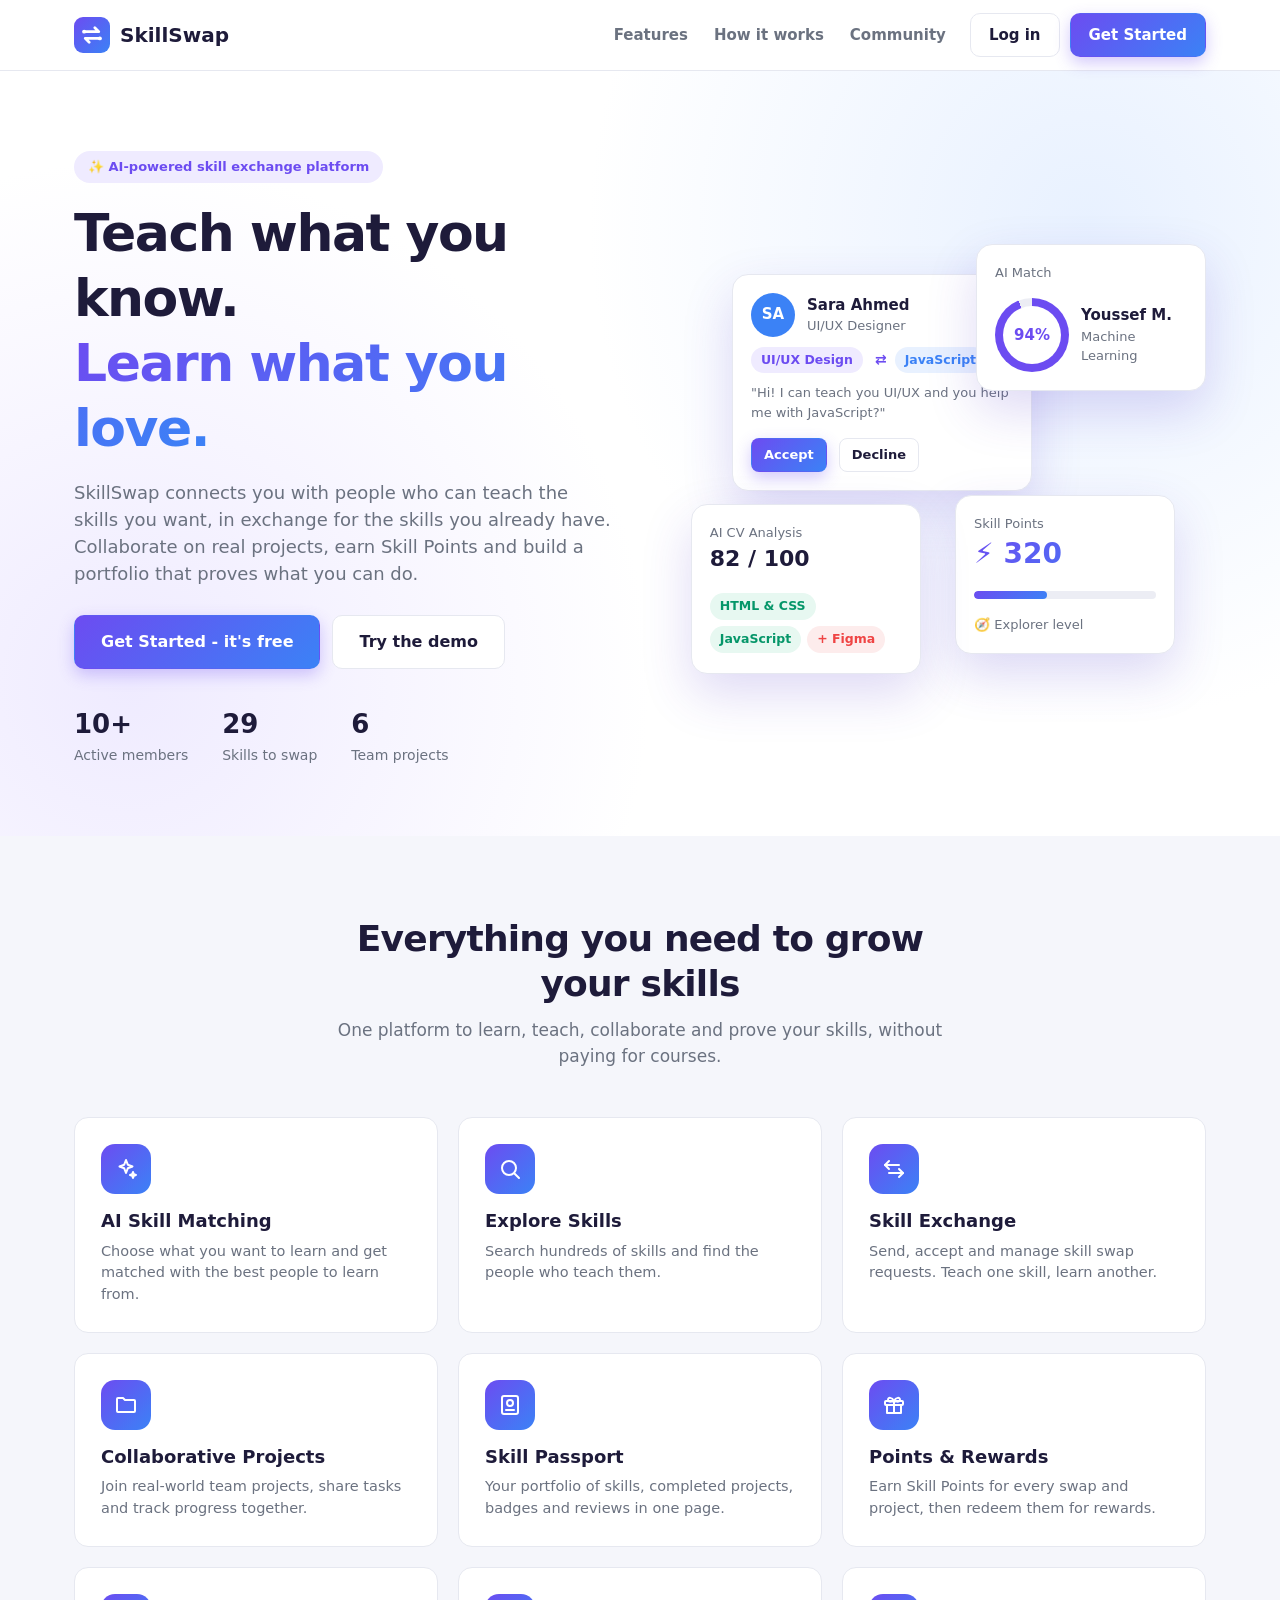
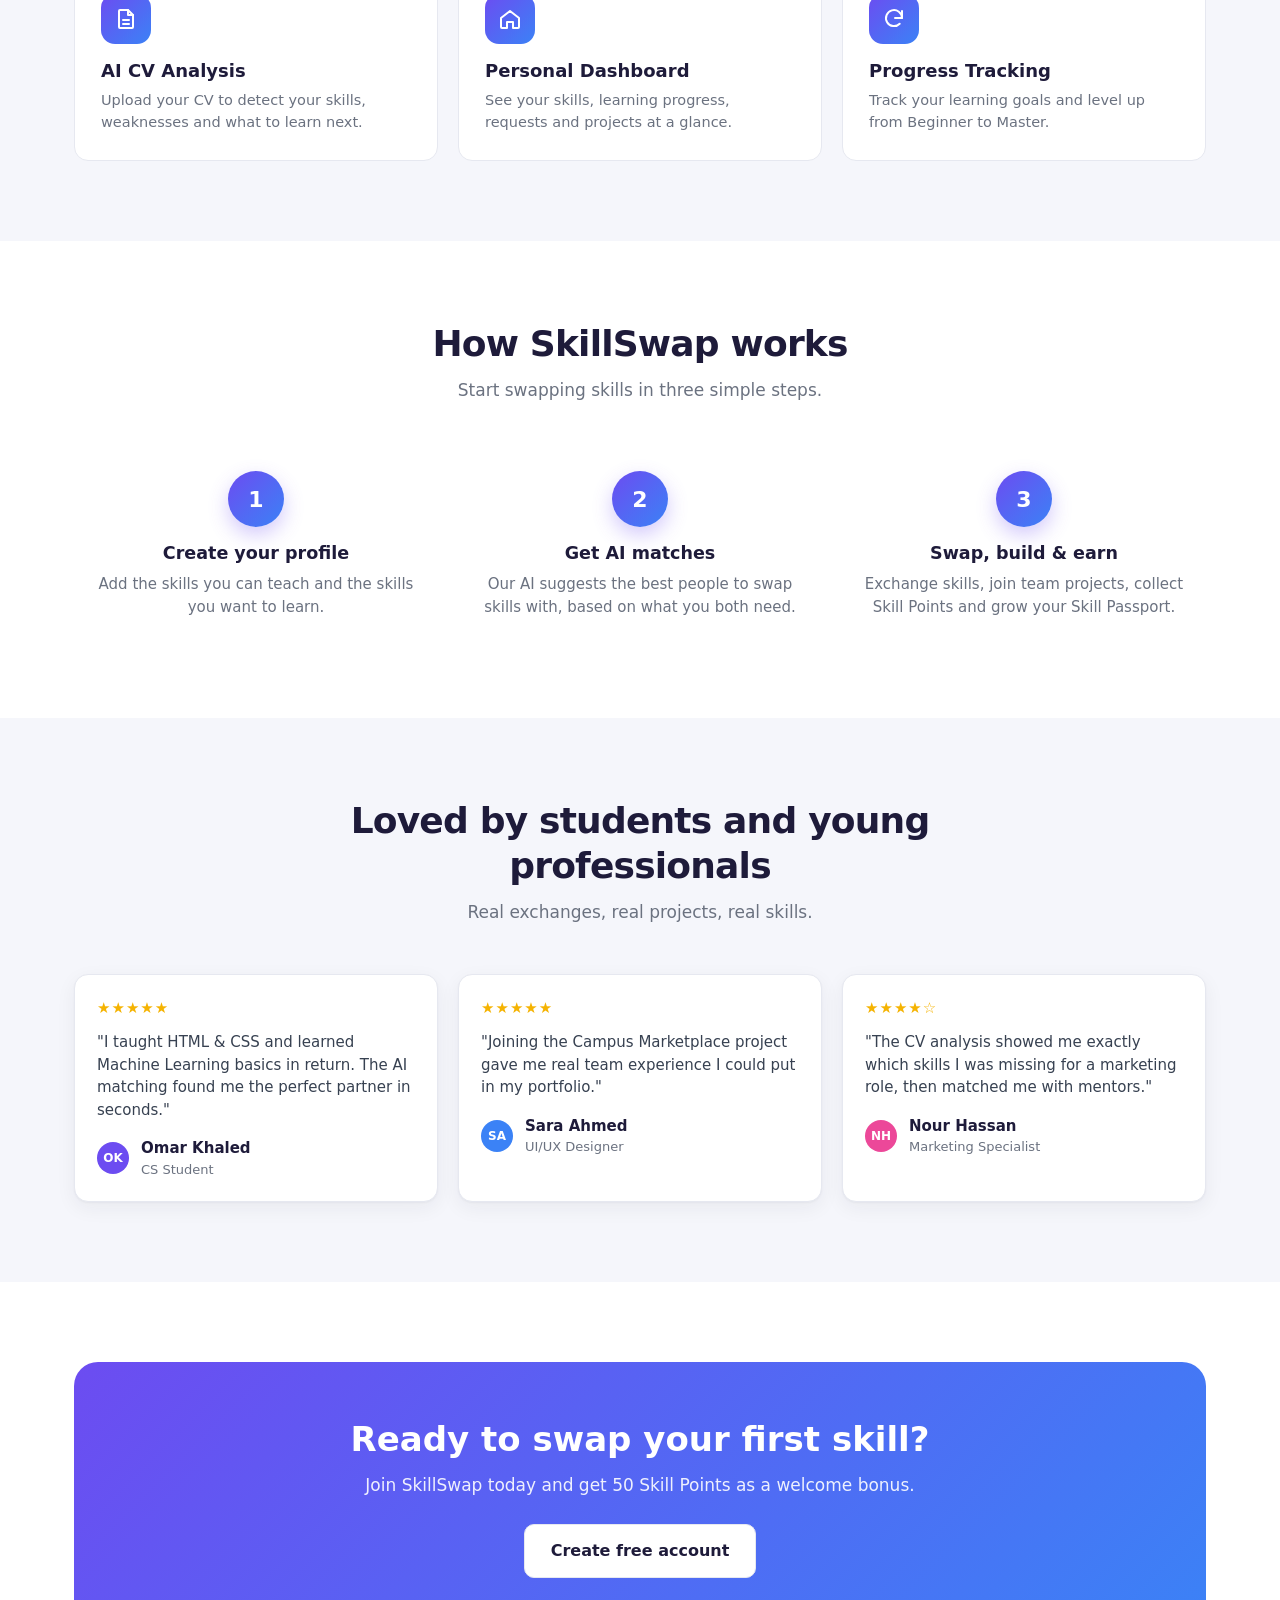
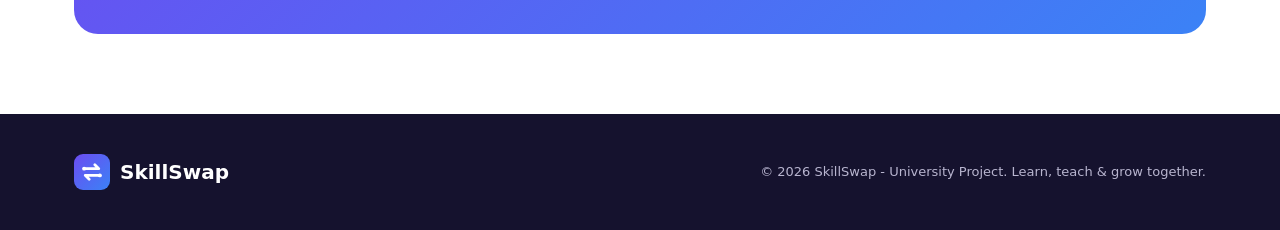
<file: index.html>
<!DOCTYPE html>
<html lang="en">
<head>
  <meta charset="UTF-8">
  <meta name="viewport" content="width=device-width, initial-scale=1.0">
  <title>SkillSwap - Learn, Teach & Grow</title>
  <link rel="icon" href="images/logo.svg" type="image/svg+xml">
  <link rel="stylesheet" href="css/style.css">
</head>
<body class="public">

  <!-- ===== Navigation bar ===== -->
  <header class="navbar" id="navbar">
    <div class="container">
      <a href="index.html" class="brand"><img src="images/logo.svg" alt="SkillSwap logo"><span>SkillSwap</span></a>
      <nav class="nav-links">
        <a href="#features">Features</a>
        <a href="#how">How it works</a>
        <a href="#community">Community</a>
      </nav>
      <div class="nav-cta" id="navCta">
        <a href="login.html" class="btn btn-light">Log in</a>
        <a href="signup.html" class="btn btn-primary">Get Started</a>
      </div>
      <button class="icon-btn nav-toggle" id="navToggle" aria-label="Menu">
        <svg class="icon" viewBox="0 0 24 24" fill="none" stroke="currentColor" stroke-width="2" stroke-linecap="round"><path d="M4 6h16M4 12h16M4 18h16"/></svg>
      </button>
    </div>
  </header>

  <!-- ===== Hero ===== -->
  <section class="hero">
    <div class="container">
      <div>
        <span class="pill">✨ AI-powered skill exchange platform</span>
        <h1>Teach what you know.<br><span class="gradient-text">Learn what you love.</span></h1>
        <p class="lead">SkillSwap connects you with people who can teach the skills you want, in exchange for the skills you already have. Collaborate on real projects, earn Skill Points and build a portfolio that proves what you can do.</p>
        <div class="hero-actions">
          <a href="signup.html" class="btn btn-primary btn-lg">Get Started - it's free</a>
          <a href="login.html?demo=1" class="btn btn-light btn-lg">Try the demo</a>
        </div>
        <div class="hero-stats">
          <div><b>10+</b><span>Active members</span></div>
          <div><b>29</b><span>Skills to swap</span></div>
          <div><b>6</b><span>Team projects</span></div>
        </div>
      </div>

      <!-- Decorative app preview made with HTML -->
      <div class="hero-visual" aria-hidden="true">
        <div class="float-card fc-main">
          <div class="row"><span class="avatar" style="background:#3B82F6">SA</span>
            <div><b>Sara Ahmed</b><div class="muted small">UI/UX Designer</div></div></div>
          <div class="swap-line mt"><span class="tag">UI/UX Design</span><span class="swap-arrow">⇄</span><span class="tag blue">JavaScript</span></div>
          <p class="small muted">"Hi! I can teach you UI/UX and you help me with JavaScript?"</p>
          <div class="row mt"><span class="btn btn-primary btn-sm">Accept</span><span class="btn btn-light btn-sm">Decline</span></div>
        </div>
        <div class="float-card fc-match">
          <div class="small muted">AI Match</div>
          <div class="row mt"><div class="score-ring" style="--p:94"><span>94%</span></div>
            <div><b>Youssef M.</b><div class="small muted">Machine Learning</div></div></div>
        </div>
        <div class="float-card fc-points">
          <div class="small muted">Skill Points</div>
          <div style="font-size:28px;font-weight:800" class="gradient-text">⚡ 320</div>
          <div class="progress mt"><div class="progress-fill" style="width:40%"></div></div>
          <div class="small muted mt">🧭 Explorer level</div>
        </div>
        <div class="float-card fc-cv">
          <div class="small muted">AI CV Analysis</div>
          <b style="font-size:22px">82 / 100</b>
          <div class="tags mt"><span class="tag green">HTML & CSS</span><span class="tag green">JavaScript</span><span class="tag red">+ Figma</span></div>
        </div>
      </div>
    </div>
  </section>

  <!-- ===== Features ===== -->
  <section class="section alt" id="features">
    <div class="container">
      <div class="section-head">
        <h2>Everything you need to grow your skills</h2>
        <p>One platform to learn, teach, collaborate and prove your skills, without paying for courses.</p>
      </div>
      <div class="grid grid-3" id="featureGrid"></div>
    </div>
  </section>

  <!-- ===== How it works ===== -->
  <section class="section" id="how">
    <div class="container">
      <div class="section-head">
        <h2>How SkillSwap works</h2>
        <p>Start swapping skills in three simple steps.</p>
      </div>
      <div class="grid grid-3 steps">
        <div class="step"><div class="step-num">1</div><h3>Create your profile</h3><p>Add the skills you can teach and the skills you want to learn.</p></div>
        <div class="step"><div class="step-num">2</div><h3>Get AI matches</h3><p>Our AI suggests the best people to swap skills with, based on what you both need.</p></div>
        <div class="step"><div class="step-num">3</div><h3>Swap, build & earn</h3><p>Exchange skills, join team projects, collect Skill Points and grow your Skill Passport.</p></div>
      </div>
    </div>
  </section>

  <!-- ===== Testimonials ===== -->
  <section class="section alt" id="community">
    <div class="container">
      <div class="section-head">
        <h2>Loved by students and young professionals</h2>
        <p>Real exchanges, real projects, real skills.</p>
      </div>
      <div class="grid grid-3">
        <div class="card testimonial">
          <div class="stars">★★★★★</div>
          <p>"I taught HTML & CSS and learned Machine Learning basics in return. The AI matching found me the perfect partner in seconds."</p>
          <div class="row"><span class="avatar sm" style="background:#6C4CF1">OK</span><div><b>Omar Khaled</b><div class="small muted">CS Student</div></div></div>
        </div>
        <div class="card testimonial">
          <div class="stars">★★★★★</div>
          <p>"Joining the Campus Marketplace project gave me real team experience I could put in my portfolio."</p>
          <div class="row"><span class="avatar sm" style="background:#3B82F6">SA</span><div><b>Sara Ahmed</b><div class="small muted">UI/UX Designer</div></div></div>
        </div>
        <div class="card testimonial">
          <div class="stars">★★★★☆</div>
          <p>"The CV analysis showed me exactly which skills I was missing for a marketing role, then matched me with mentors."</p>
          <div class="row"><span class="avatar sm" style="background:#EC4899">NH</span><div><b>Nour Hassan</b><div class="small muted">Marketing Specialist</div></div></div>
        </div>
      </div>
    </div>
  </section>

  <!-- ===== Call to action ===== -->
  <section class="section">
    <div class="container">
      <div class="cta-box">
        <h2>Ready to swap your first skill?</h2>
        <p>Join SkillSwap today and get 50 Skill Points as a welcome bonus.</p>
        <a href="signup.html" class="btn btn-light btn-lg">Create free account</a>
      </div>
    </div>
  </section>

  <footer class="footer">
    <div class="container">
      <a href="index.html" class="brand"><img src="images/logo.svg" alt="SkillSwap logo"><span>SkillSwap</span></a>
      <p class="small">© 2026 SkillSwap - University Project. Learn, teach & grow together.</p>
    </div>
  </footer>

  <script src="js/data.js"></script>
  <script src="js/store.js"></script>
  <script src="js/app.js"></script>
  <script>
    // Feature list shown on the landing page
    var FEATURES = [
      ["sparkles", "AI Skill Matching", "Choose what you want to learn and get matched with the best people to learn from."],
      ["search", "Explore Skills", "Search hundreds of skills and find the people who teach them."],
      ["swap", "Skill Exchange", "Send, accept and manage skill swap requests. Teach one skill, learn another."],
      ["folder", "Collaborative Projects", "Join real-world team projects, share tasks and track progress together."],
      ["passport", "Skill Passport", "Your portfolio of skills, completed projects, badges and reviews in one page."],
      ["gift", "Points & Rewards", "Earn Skill Points for every swap and project, then redeem them for rewards."],
      ["file", "AI CV Analysis", "Upload your CV to detect your skills, weaknesses and what to learn next."],
      ["home", "Personal Dashboard", "See your skills, learning progress, requests and projects at a glance."],
      ["refresh", "Progress Tracking", "Track your learning goals and level up from Beginner to Master."]
    ];
    document.getElementById("featureGrid").innerHTML = FEATURES.map(function (f) {
      return '<div class="feature"><div class="feature-icon">' + icon(f[0]) + '</div><h3>' + f[1] + '</h3><p>' + f[2] + '</p></div>';
    }).join("");

    // Mobile menu
    document.getElementById("navToggle").onclick = function () {
      document.getElementById("navbar").classList.toggle("open");
    };

    // If already logged in, show "Go to Dashboard" instead of login buttons
    if (Store.currentUser()) {
      document.getElementById("navCta").innerHTML = '<a href="dashboard.html" class="btn btn-primary">Go to Dashboard</a>';
    }
  </script>
</body>
</html>
</file>
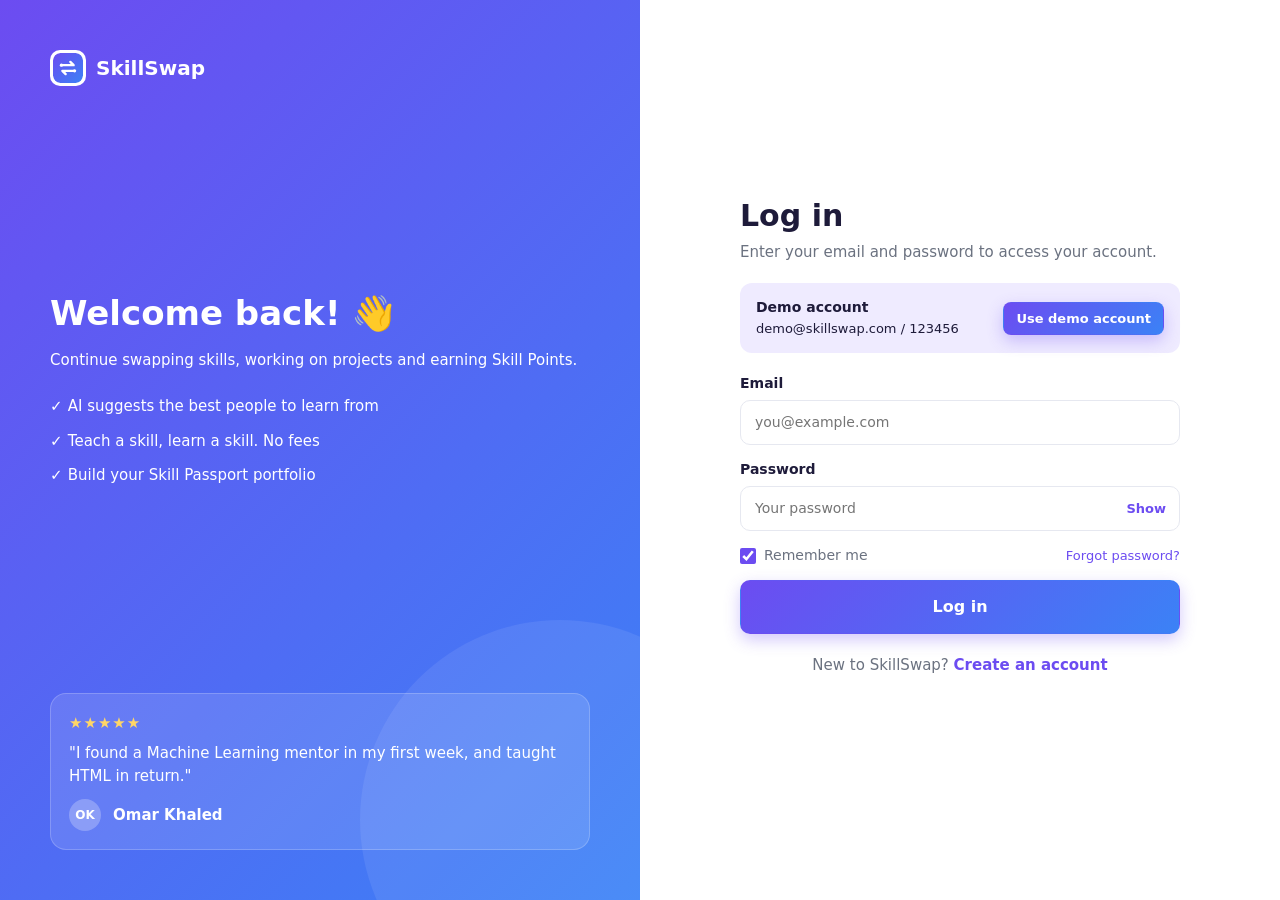
<file: cv-analysis.html>
<!DOCTYPE html>
<html lang="en">
<head>
  <meta charset="UTF-8">
  <meta name="viewport" content="width=device-width, initial-scale=1.0">
  <title>AI CV Analysis - SkillSwap</title>
  <link rel="icon" href="images/logo.svg" type="image/svg+xml">
  <link rel="stylesheet" href="css/style.css">
</head>
<body>
  <div class="app">
    <!-- Sidebar and top bar are created by js/app.js -->
    <aside class="sidebar" id="sidebar"></aside>
    <div class="main-wrap">
      <header class="topbar" id="topbar"></header>
      <!-- Page content is created by js/pages/cv.js -->
      <main class="content" id="content"></main>
    </div>
  </div>

  <script src="js/data.js"></script>
  <script src="js/store.js"></script>
  <script src="js/app.js"></script>
  <script src="js/cv-analyzer.js"></script>
  <script src="js/pages/cv.js"></script>
</body>
</html>
</file>
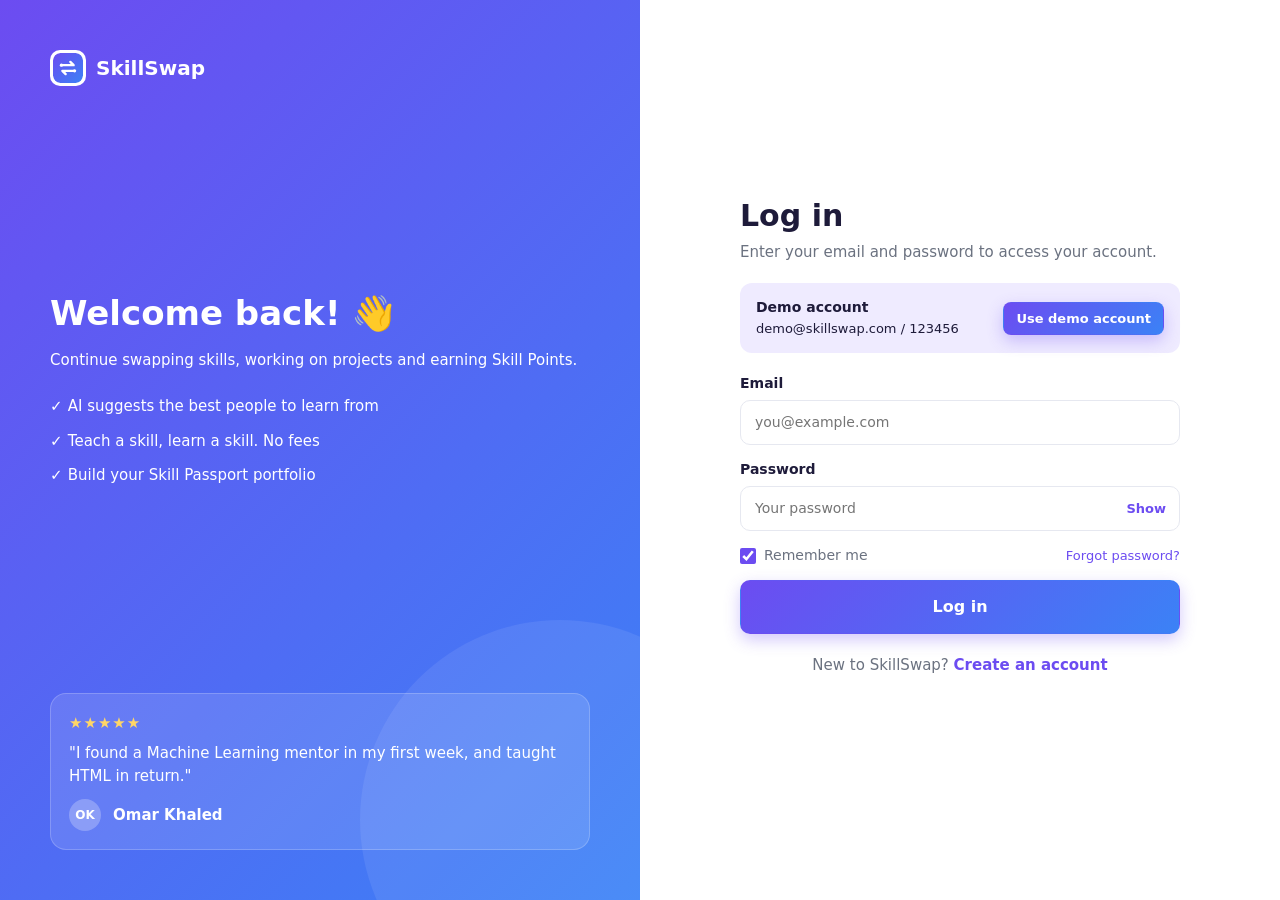
<file: dashboard.html>
<!DOCTYPE html>
<html lang="en">
<head>
  <meta charset="UTF-8">
  <meta name="viewport" content="width=device-width, initial-scale=1.0">
  <title>Dashboard - SkillSwap</title>
  <link rel="icon" href="images/logo.svg" type="image/svg+xml">
  <link rel="stylesheet" href="css/style.css">
</head>
<body>
  <div class="app">
    <!-- Sidebar and top bar are created by js/app.js -->
    <aside class="sidebar" id="sidebar"></aside>
    <div class="main-wrap">
      <header class="topbar" id="topbar"></header>
      <!-- Page content is created by js/pages/dashboard.js -->
      <main class="content" id="content"></main>
    </div>
  </div>

  <script src="js/data.js"></script>
  <script src="js/store.js"></script>
  <script src="js/app.js"></script>
  <script src="js/matching.js"></script>
  <script src="js/pages/dashboard.js"></script>
</body>
</html>
</file>
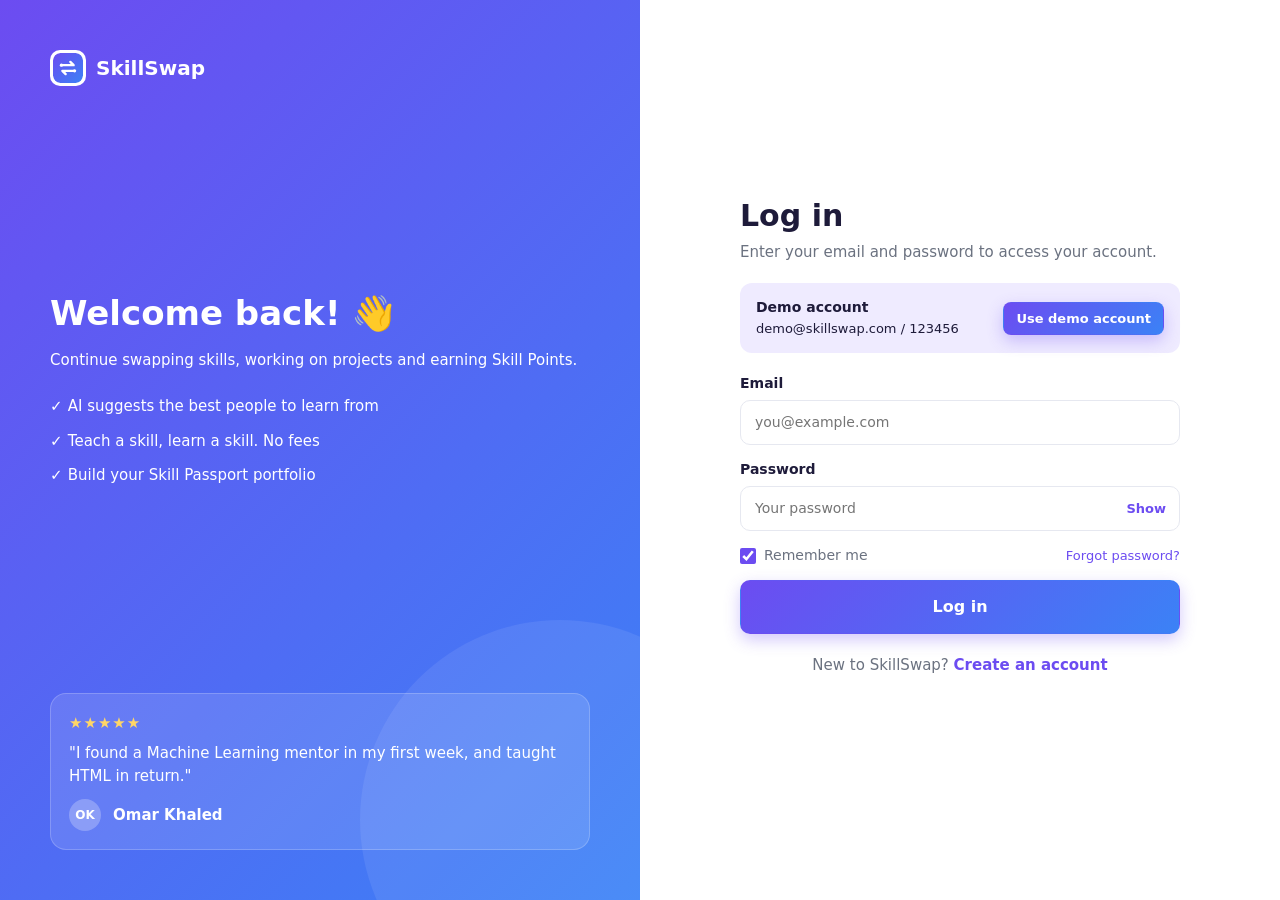
<file: exchanges.html>
<!DOCTYPE html>
<html lang="en">
<head>
  <meta charset="UTF-8">
  <meta name="viewport" content="width=device-width, initial-scale=1.0">
  <title>Skill Exchange - SkillSwap</title>
  <link rel="icon" href="images/logo.svg" type="image/svg+xml">
  <link rel="stylesheet" href="css/style.css">
</head>
<body>
  <div class="app">
    <!-- Sidebar and top bar are created by js/app.js -->
    <aside class="sidebar" id="sidebar"></aside>
    <div class="main-wrap">
      <header class="topbar" id="topbar"></header>
      <!-- Page content is created by js/pages/exchanges.js -->
      <main class="content" id="content"></main>
    </div>
  </div>

  <script src="js/data.js"></script>
  <script src="js/store.js"></script>
  <script src="js/app.js"></script>
  <script src="js/pages/exchanges.js"></script>
</body>
</html>
</file>
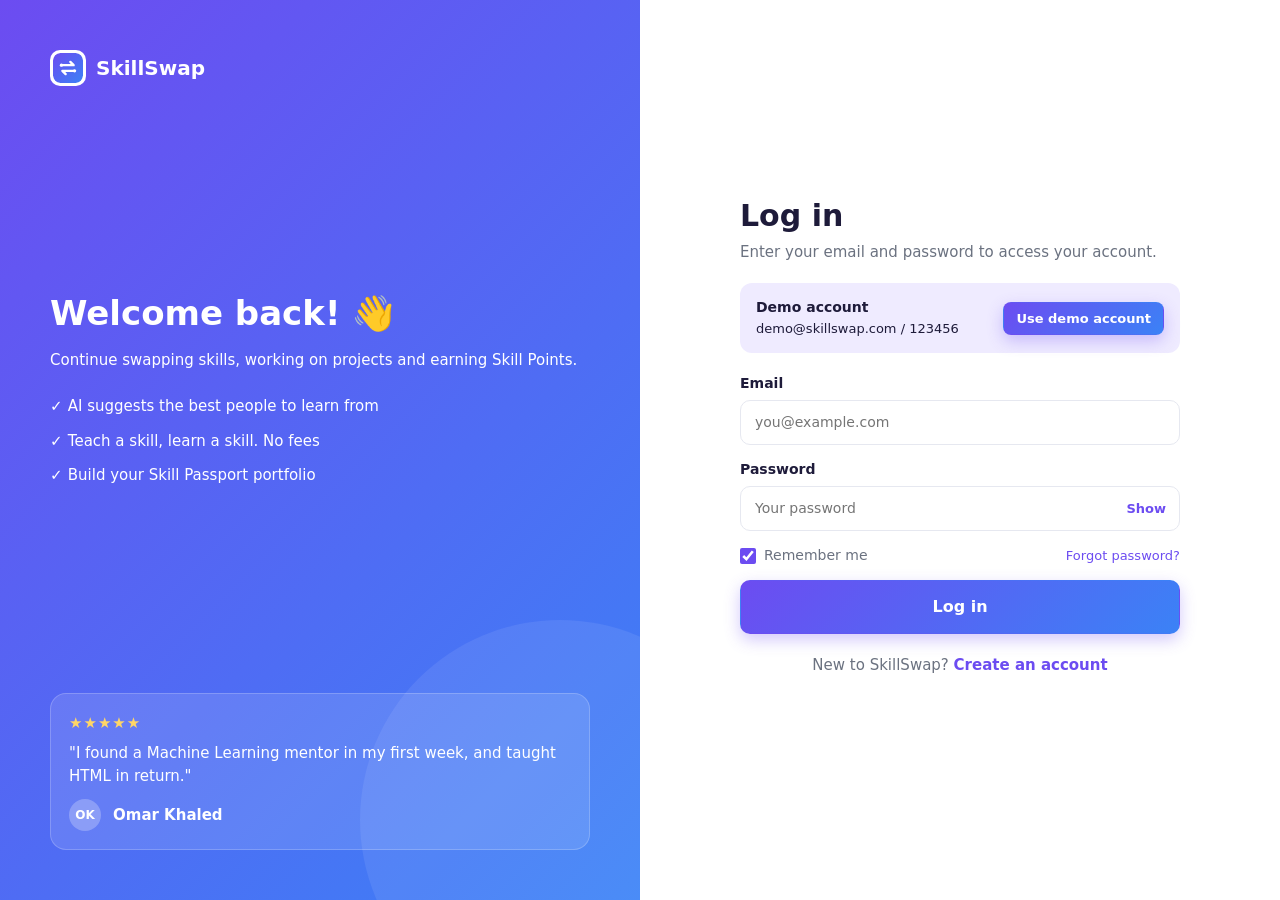
<file: explore.html>
<!DOCTYPE html>
<html lang="en">
<head>
  <meta charset="UTF-8">
  <meta name="viewport" content="width=device-width, initial-scale=1.0">
  <title>Explore Skills - SkillSwap</title>
  <link rel="icon" href="images/logo.svg" type="image/svg+xml">
  <link rel="stylesheet" href="css/style.css">
</head>
<body>
  <div class="app">
    <!-- Sidebar and top bar are created by js/app.js -->
    <aside class="sidebar" id="sidebar"></aside>
    <div class="main-wrap">
      <header class="topbar" id="topbar"></header>
      <!-- Page content is created by js/pages/explore.js -->
      <main class="content" id="content"></main>
    </div>
  </div>

  <script src="js/data.js"></script>
  <script src="js/store.js"></script>
  <script src="js/app.js"></script>
  <script src="js/pages/explore.js"></script>
</body>
</html>
</file>
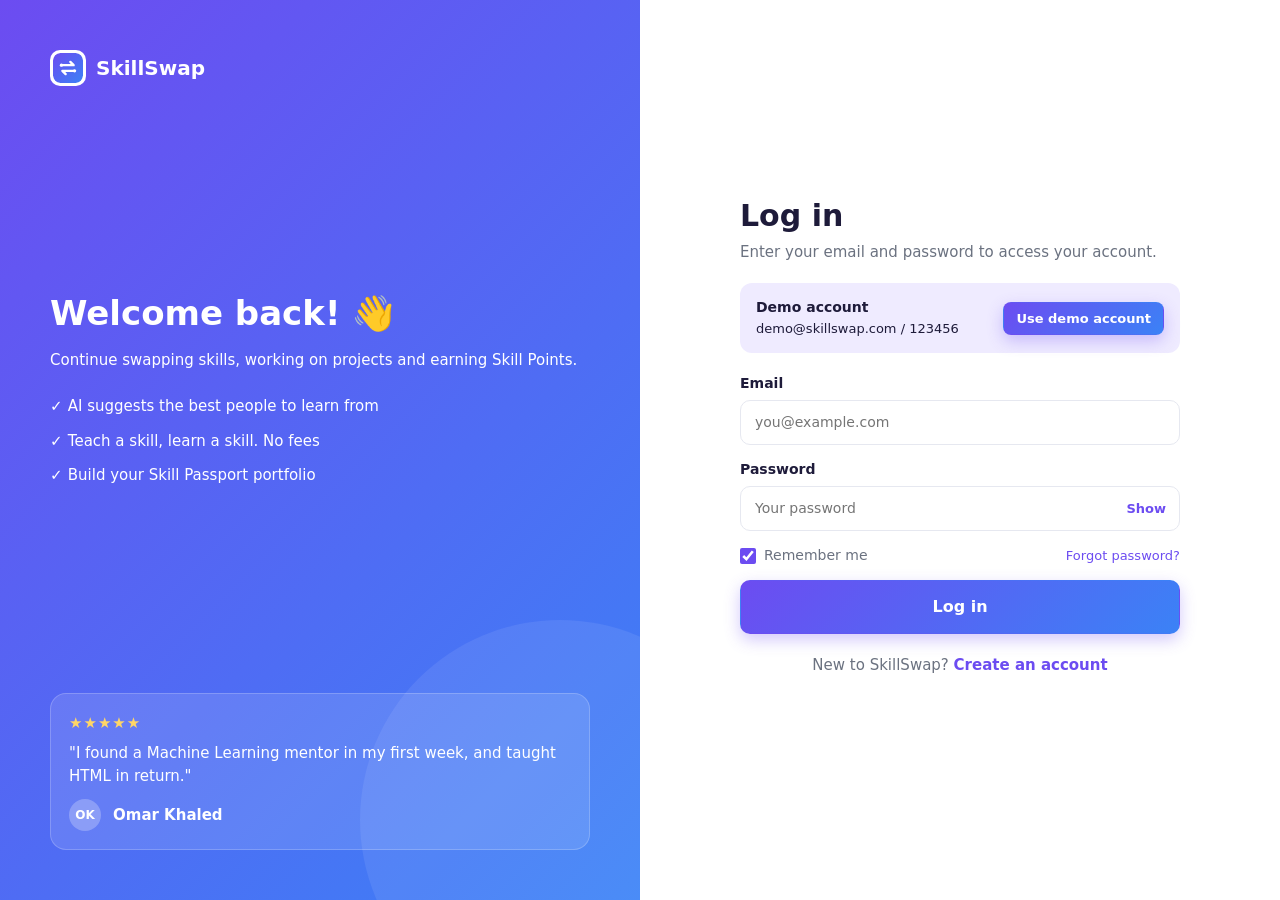
<file: login.html>
<!DOCTYPE html>
<html lang="en">
<head>
  <meta charset="UTF-8">
  <meta name="viewport" content="width=device-width, initial-scale=1.0">
  <title>Log in - SkillSwap</title>
  <link rel="icon" href="images/logo.svg" type="image/svg+xml">
  <link rel="stylesheet" href="css/style.css">
</head>
<body>
  <div class="auth-page">

    <!-- Left side: brand panel -->
    <aside class="auth-side">
      <a href="index.html" class="brand"><img src="images/logo.svg" alt="SkillSwap logo"><span>SkillSwap</span></a>
      <div>
        <h2>Welcome back! 👋</h2>
        <p>Continue swapping skills, working on projects and earning Skill Points.</p>
        <ul>
          <li>AI suggests the best people to learn from</li>
          <li>Teach a skill, learn a skill. No fees</li>
          <li>Build your Skill Passport portfolio</li>
        </ul>
      </div>
      <div class="auth-quote">
        <div class="stars">★★★★★</div>
        <p>"I found a Machine Learning mentor in my first week, and taught HTML in return."</p>
        <div class="row"><span class="avatar sm" style="background:rgba(255,255,255,.25)">OK</span><b>Omar Khaled</b></div>
      </div>
    </aside>

    <!-- Right side: login form -->
    <main class="auth-main">
      <div class="auth-box">
        <a href="index.html" class="brand auth-mobile-brand"><img src="images/logo.svg" alt="SkillSwap logo"><span>SkillSwap</span></a>
        <h1>Log in</h1>
        <p>Enter your email and password to access your account.</p>

        <div class="demo-hint">
          <div><b>Demo account</b><br><span class="small">demo@skillswap.com / 123456</span></div>
          <button type="button" class="btn btn-primary btn-sm" id="demoBtn">Use demo account</button>
        </div>

        <form class="form" id="loginForm" novalidate>
          <div class="form-error hidden" id="loginError"></div>
          <label>Email
            <input type="email" name="email" placeholder="you@example.com" autocomplete="email" required>
          </label>
          <label>Password
            <span class="password-wrap">
              <input type="password" name="password" placeholder="Your password" autocomplete="current-password" required>
              <button type="button" class="show-pass" id="showPass">Show</button>
            </span>
          </label>
          <div class="row-between small">
            <label class="check"><input type="checkbox" checked> Remember me</label>
            <a href="#" id="forgotLink">Forgot password?</a>
          </div>
          <button type="submit" class="btn btn-primary btn-lg btn-block">Log in</button>
        </form>

        <p class="auth-switch">New to SkillSwap? <a href="signup.html"><b>Create an account</b></a></p>
      </div>
    </main>
  </div>

  <script src="js/data.js"></script>
  <script src="js/store.js"></script>
  <script src="js/app.js"></script>
  <script>
    // Already logged in? Go straight to the dashboard
    if (Store.currentUser()) window.location.href = "dashboard.html";

    var form = document.getElementById("loginForm");
    var errorBox = document.getElementById("loginError");

    function showError(message) {
      errorBox.textContent = message;
      errorBox.classList.remove("hidden");
    }

    form.onsubmit = function (e) {
      e.preventDefault();
      try {
        Store.login(form.email.value, form.password.value);
        window.location.href = "dashboard.html";
      } catch (err) {
        showError(err.message);
      }
    };

    document.getElementById("demoBtn").onclick = function () {
      form.email.value = "demo@skillswap.com";
      form.password.value = "123456";
      form.requestSubmit ? form.requestSubmit() : form.onsubmit(new Event("submit"));
    };

    document.getElementById("showPass").onclick = function () {
      var input = form.password;
      input.type = input.type === "password" ? "text" : "password";
      this.textContent = input.type === "password" ? "Show" : "Hide";
    };

    document.getElementById("forgotLink").onclick = function (e) {
      e.preventDefault();
      App.toast("Demo version: use the demo account, or create a new account.");
    };

    // "Try the demo" button on the landing page opens login.html?demo=1
    // Fill in the email used last time on this browser
    form.email.value = Store.lastEmail();
    if (form.email.value) form.password.focus();

    if (getParam("demo") === "1") {
      form.email.value = "demo@skillswap.com";
      form.password.value = "123456";
    }
  </script>
</body>
</html>
</file>
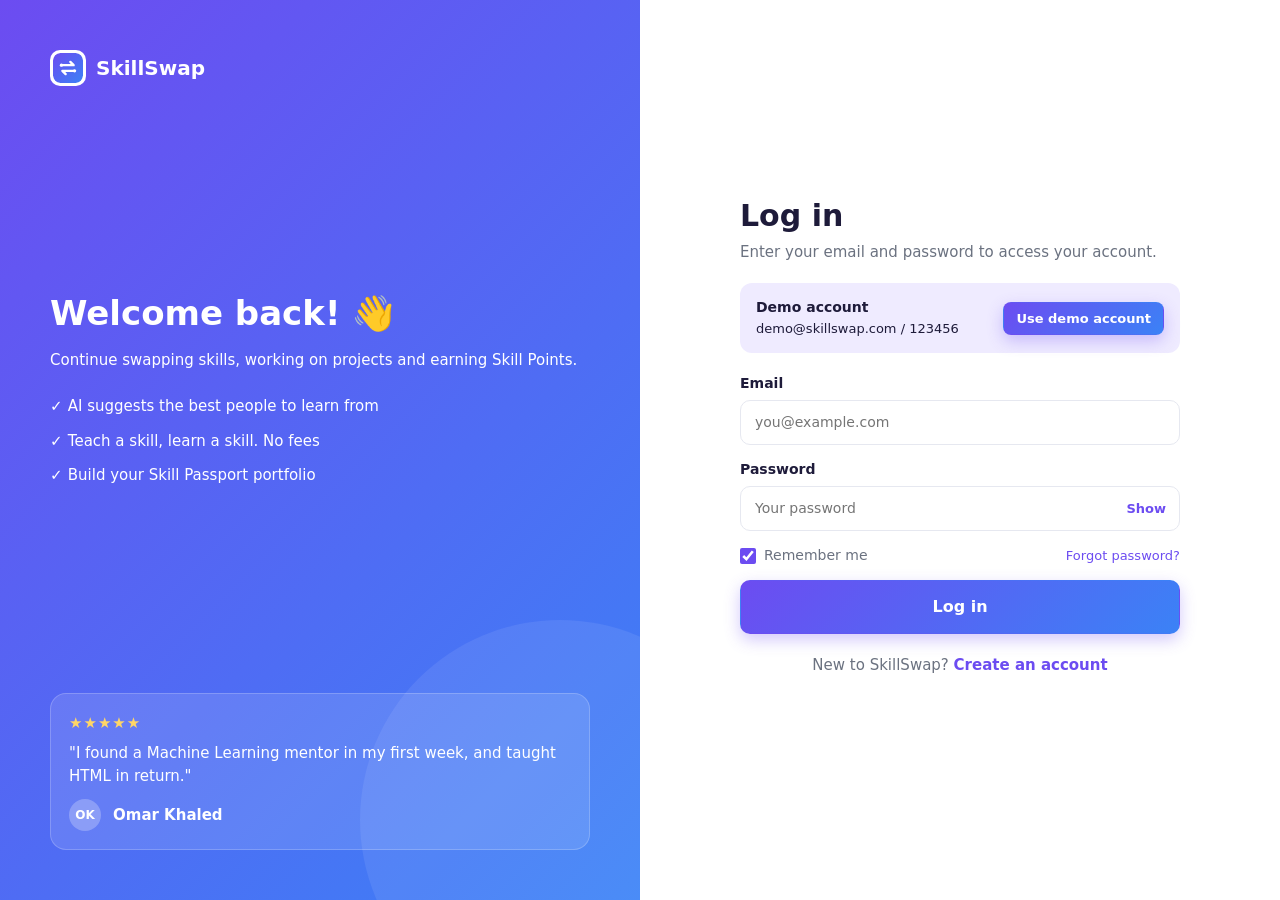
<file: matching.html>
<!DOCTYPE html>
<html lang="en">
<head>
  <meta charset="UTF-8">
  <meta name="viewport" content="width=device-width, initial-scale=1.0">
  <title>AI Skill Matching - SkillSwap</title>
  <link rel="icon" href="images/logo.svg" type="image/svg+xml">
  <link rel="stylesheet" href="css/style.css">
</head>
<body>
  <div class="app">
    <!-- Sidebar and top bar are created by js/app.js -->
    <aside class="sidebar" id="sidebar"></aside>
    <div class="main-wrap">
      <header class="topbar" id="topbar"></header>
      <!-- Page content is created by js/pages/matching.js -->
      <main class="content" id="content"></main>
    </div>
  </div>

  <script src="js/data.js"></script>
  <script src="js/store.js"></script>
  <script src="js/app.js"></script>
  <script src="js/matching.js"></script>
  <script src="js/pages/matching.js"></script>
</body>
</html>
</file>
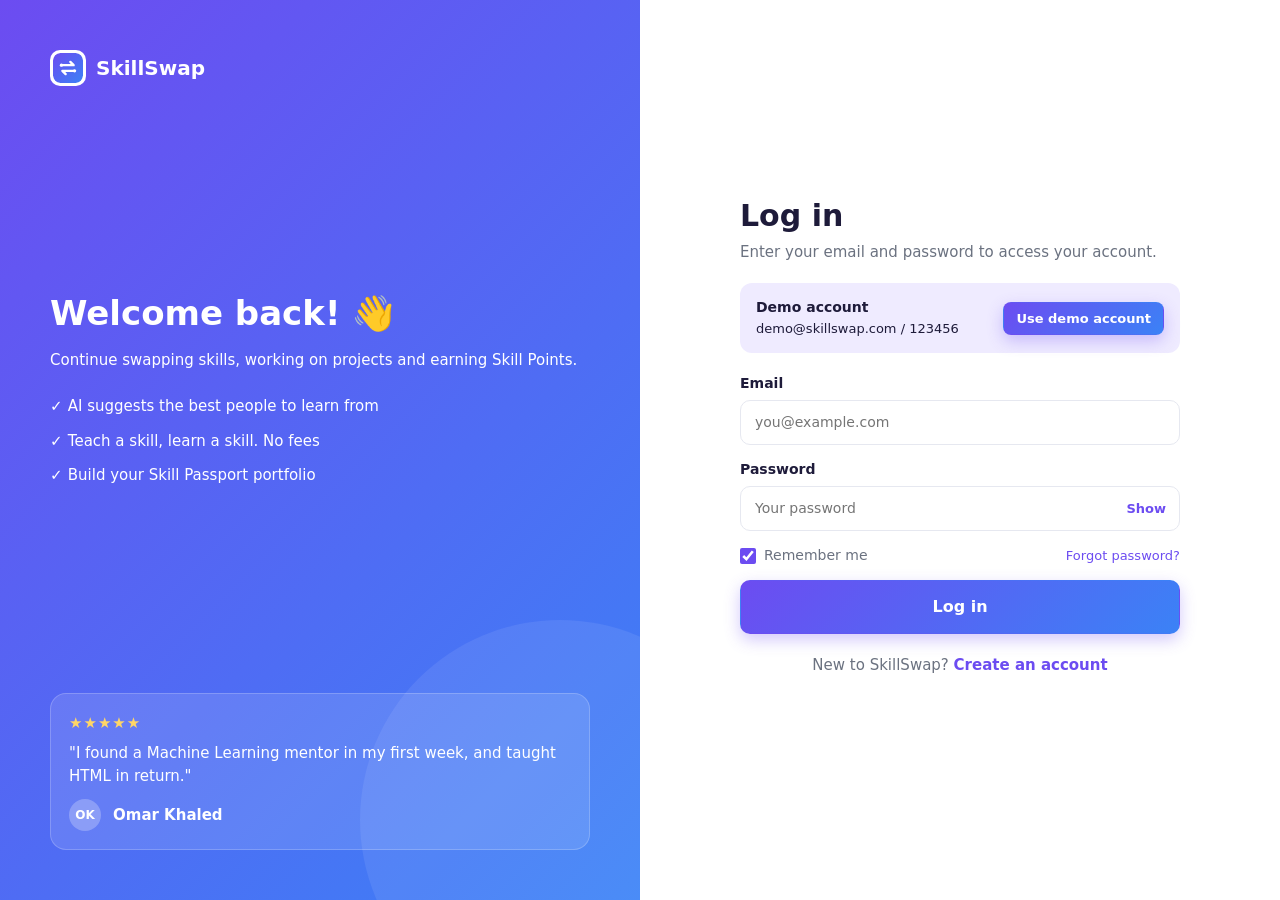
<file: passport.html>
<!DOCTYPE html>
<html lang="en">
<head>
  <meta charset="UTF-8">
  <meta name="viewport" content="width=device-width, initial-scale=1.0">
  <title>Skill Passport - SkillSwap</title>
  <link rel="icon" href="images/logo.svg" type="image/svg+xml">
  <link rel="stylesheet" href="css/style.css">
</head>
<body>
  <div class="app">
    <!-- Sidebar and top bar are created by js/app.js -->
    <aside class="sidebar" id="sidebar"></aside>
    <div class="main-wrap">
      <header class="topbar" id="topbar"></header>
      <!-- Page content is created by js/pages/passport.js -->
      <main class="content" id="content"></main>
    </div>
  </div>

  <script src="js/data.js"></script>
  <script src="js/store.js"></script>
  <script src="js/app.js"></script>
  <script src="js/pages/passport.js"></script>
</body>
</html>
</file>
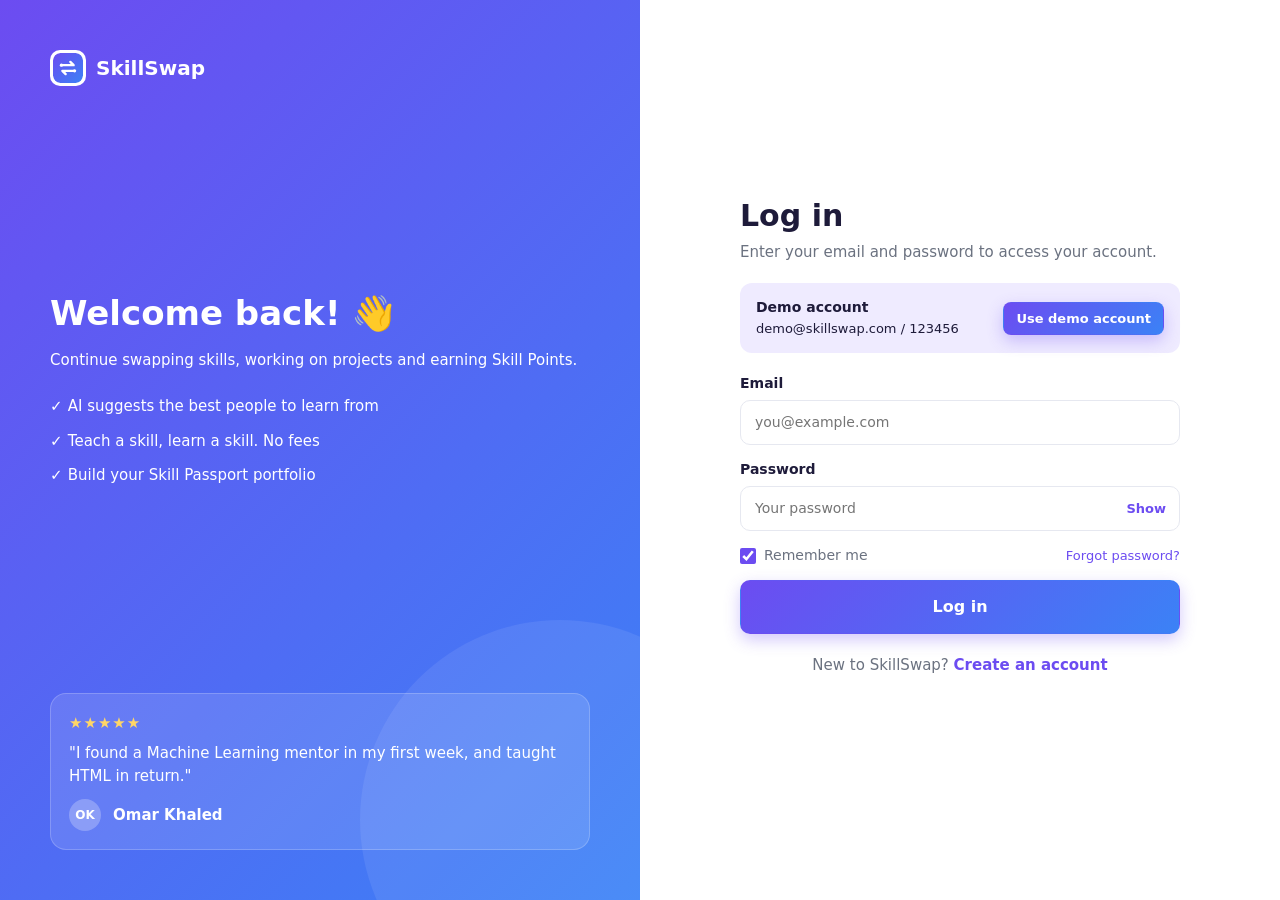
<file: projects.html>
<!DOCTYPE html>
<html lang="en">
<head>
  <meta charset="UTF-8">
  <meta name="viewport" content="width=device-width, initial-scale=1.0">
  <title>Projects - SkillSwap</title>
  <link rel="icon" href="images/logo.svg" type="image/svg+xml">
  <link rel="stylesheet" href="css/style.css">
</head>
<body>
  <div class="app">
    <!-- Sidebar and top bar are created by js/app.js -->
    <aside class="sidebar" id="sidebar"></aside>
    <div class="main-wrap">
      <header class="topbar" id="topbar"></header>
      <!-- Page content is created by js/pages/projects.js -->
      <main class="content" id="content"></main>
    </div>
  </div>

  <script src="js/data.js"></script>
  <script src="js/store.js"></script>
  <script src="js/app.js"></script>
  <script src="js/pages/projects.js"></script>
</body>
</html>
</file>
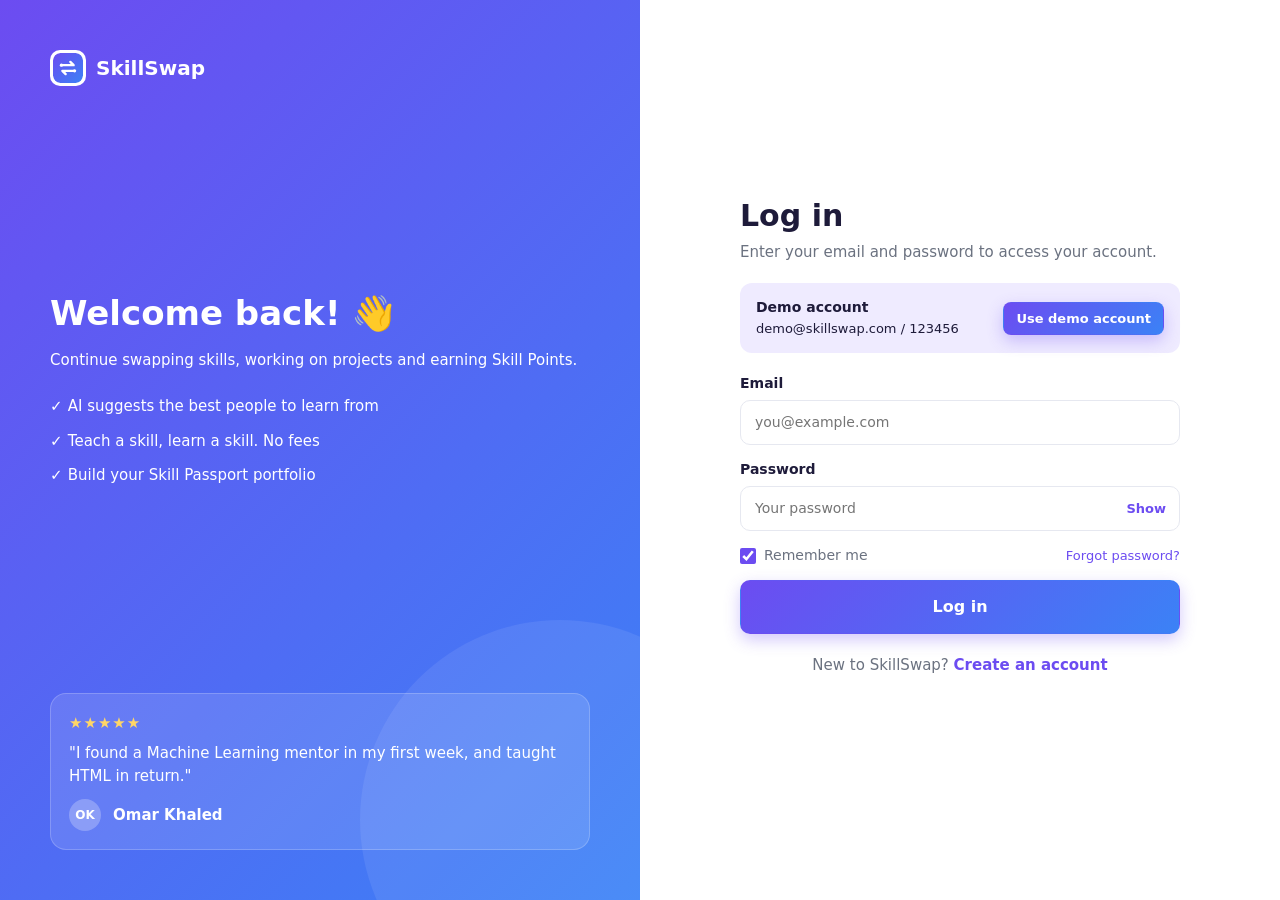
<file: rewards.html>
<!DOCTYPE html>
<html lang="en">
<head>
  <meta charset="UTF-8">
  <meta name="viewport" content="width=device-width, initial-scale=1.0">
  <title>Points & Rewards - SkillSwap</title>
  <link rel="icon" href="images/logo.svg" type="image/svg+xml">
  <link rel="stylesheet" href="css/style.css">
</head>
<body>
  <div class="app">
    <!-- Sidebar and top bar are created by js/app.js -->
    <aside class="sidebar" id="sidebar"></aside>
    <div class="main-wrap">
      <header class="topbar" id="topbar"></header>
      <!-- Page content is created by js/pages/rewards.js -->
      <main class="content" id="content"></main>
    </div>
  </div>

  <script src="js/data.js"></script>
  <script src="js/store.js"></script>
  <script src="js/app.js"></script>
  <script src="js/pages/rewards.js"></script>
</body>
</html>
</file>
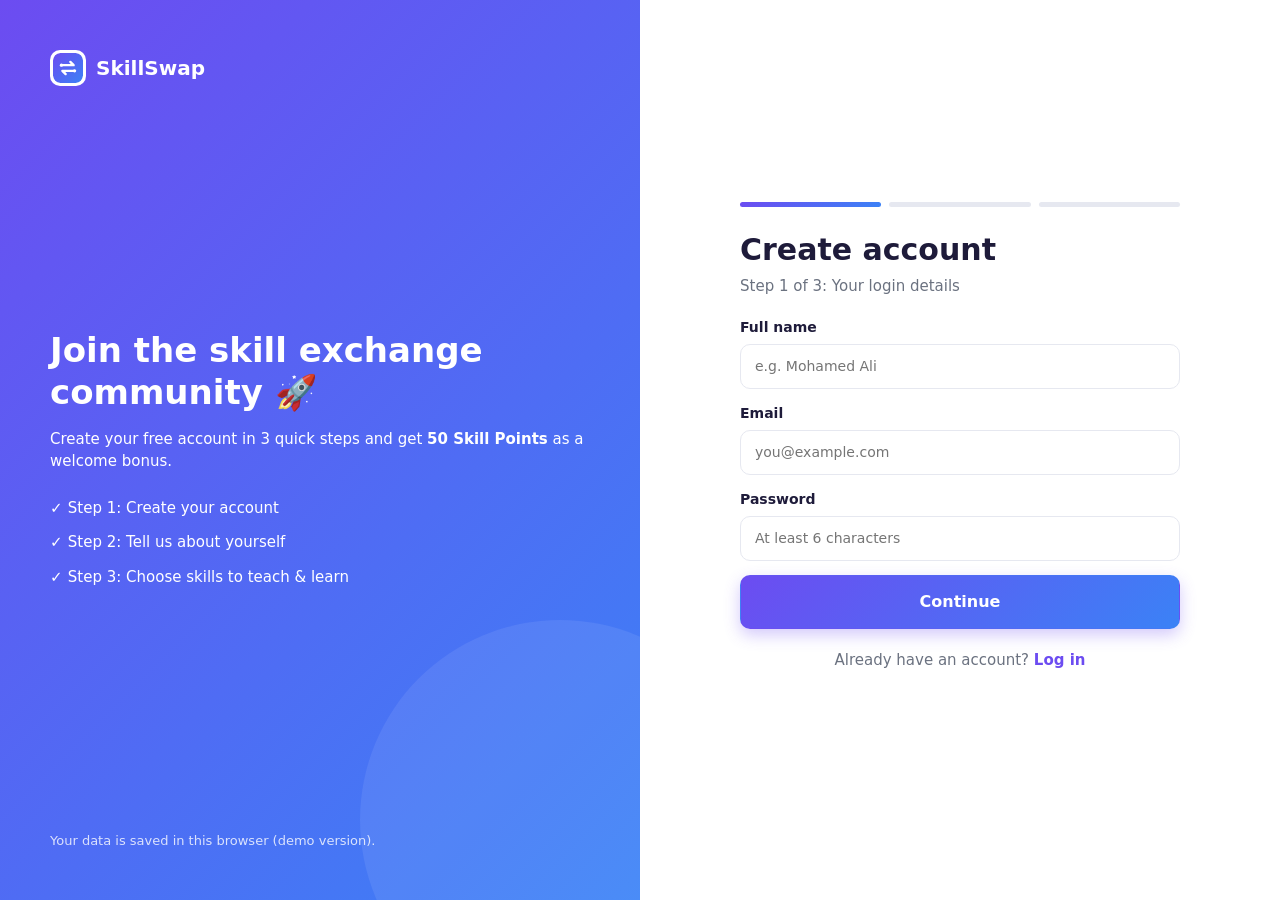
<file: signup.html>
<!DOCTYPE html>
<html lang="en">
<head>
  <meta charset="UTF-8">
  <meta name="viewport" content="width=device-width, initial-scale=1.0">
  <title>Sign up - SkillSwap</title>
  <link rel="icon" href="images/logo.svg" type="image/svg+xml">
  <link rel="stylesheet" href="css/style.css">
</head>
<body>
  <div class="auth-page">

    <aside class="auth-side">
      <a href="index.html" class="brand"><img src="images/logo.svg" alt="SkillSwap logo"><span>SkillSwap</span></a>
      <div>
        <h2>Join the skill exchange community 🚀</h2>
        <p>Create your free account in 3 quick steps and get <b>50 Skill Points</b> as a welcome bonus.</p>
        <ul>
          <li>Step 1: Create your account</li>
          <li>Step 2: Tell us about yourself</li>
          <li>Step 3: Choose skills to teach & learn</li>
        </ul>
      </div>
      <p class="small" style="opacity:.8">Your data is saved in this browser (demo version).</p>
    </aside>

    <main class="auth-main">
      <div class="auth-box">
        <a href="index.html" class="brand auth-mobile-brand"><img src="images/logo.svg" alt="SkillSwap logo"><span>SkillSwap</span></a>
        <div class="steps-bar"><div class="on" id="bar1"></div><div id="bar2"></div><div id="bar3"></div></div>

        <form class="form" id="signupForm" novalidate>
          <div class="form-error hidden" id="signupError"></div>

          <!-- Step 1 -->
          <div class="signup-step" id="step1">
            <h1>Create account</h1>
            <p class="muted mb">Step 1 of 3: Your login details</p>
            <div class="form">
              <label>Full name<input name="name" placeholder="e.g. Mohamed Ali" autocomplete="name"></label>
              <label>Email<input type="email" name="email" placeholder="you@example.com" autocomplete="email"></label>
              <label>Password<input type="password" name="password" placeholder="At least 6 characters" autocomplete="new-password"></label>
              <button type="button" class="btn btn-primary btn-lg btn-block" data-next="2">Continue</button>
            </div>
          </div>

          <!-- Step 2 -->
          <div class="signup-step hidden" id="step2">
            <h1>About you</h1>
            <p class="muted mb">Step 2 of 3: This appears on your Skill Passport</p>
            <div class="form">
              <label>Title / Major<input name="title" placeholder="e.g. Computer Science Student"></label>
              <label>University or company<input name="university" placeholder="e.g. Cairo University"></label>
              <label>Short bio<textarea name="bio" rows="3" placeholder="What do you enjoy? What are your goals?"></textarea></label>
              <div class="row">
                <button type="button" class="btn btn-light btn-lg" data-next="1">Back</button>
                <button type="button" class="btn btn-primary btn-lg" style="flex:1" data-next="3">Continue</button>
              </div>
            </div>
          </div>

          <!-- Step 3 -->
          <div class="signup-step hidden" id="step3">
            <h1>Your skills</h1>
            <p class="muted mb">Step 3 of 3: Choose at least one skill in each list</p>
            <div class="form">
              <div>
                <div class="label-sm">🎓 Skills I can teach</div>
                <div class="chip-scroll" id="teachChips"></div>
              </div>
              <label>My teaching level
                <select name="level">
                  <option>Beginner</option>
                  <option selected>Intermediate</option>
                  <option>Advanced</option>
                </select>
              </label>
              <div>
                <div class="label-sm">📚 Skills I want to learn</div>
                <div class="chip-scroll" id="learnChips"></div>
              </div>
              <div class="row">
                <button type="button" class="btn btn-light btn-lg" data-next="2">Back</button>
                <button type="submit" class="btn btn-primary btn-lg" style="flex:1">Create my account</button>
              </div>
            </div>
          </div>
        </form>

        <p class="auth-switch">Already have an account? <a href="login.html"><b>Log in</b></a></p>
      </div>
    </main>
  </div>

  <script src="js/data.js"></script>
  <script src="js/store.js"></script>
  <script src="js/app.js"></script>
  <script>
    if (Store.currentUser()) window.location.href = "dashboard.html";

    var form = document.getElementById("signupForm");
    var errorBox = document.getElementById("signupError");
    var teachIds = [], learnIds = [];

    function showError(message) {
      errorBox.textContent = message;
      errorBox.classList.toggle("hidden", !message);
    }

    // Build the skill chips
    function buildChips(boxId, selected, onClass) {
      var box = document.getElementById(boxId);
      box.innerHTML = Store.getSkills().map(function (s) {
        return '<button type="button" class="pick-chip" data-id="' + s.id + '">' + esc(s.name) + '</button>';
      }).join("");
      box.onclick = function (e) {
        var chip = e.target.closest(".pick-chip");
        if (!chip) return;
        var id = Number(chip.dataset.id);
        var i = selected.indexOf(id);
        if (i === -1) selected.push(id); else selected.splice(i, 1);
        chip.classList.toggle(onClass);
      };
    }
    buildChips("teachChips", teachIds, "on");
    buildChips("learnChips", learnIds, "on-blue");

    // Check each step before moving to the next one
    function validateStep(step) {
      if (step >= 2) {
        if (form.name.value.trim().length < 3) return "Please enter your full name.";
        if (!/^[^\s@]+@[^\s@]+\.[^\s@]+$/.test(form.email.value.trim())) return "Please enter a valid email address.";
        if (form.password.value.length < 6) return "Password must be at least 6 characters.";
        var exists = Store.getUsers().some(function (u) { return u.email === form.email.value.trim().toLowerCase(); });
        if (exists) return "This email is already registered. Try logging in.";
      }
      return "";
    }

    function goTo(step) {
      showError("");
      [1, 2, 3].forEach(function (n) {
        document.getElementById("step" + n).classList.toggle("hidden", n !== step);
        document.getElementById("bar" + n).classList.toggle("on", n <= step);
      });
    }

    form.addEventListener("click", function (e) {
      var btn = e.target.closest("[data-next]");
      if (!btn) return;
      var step = Number(btn.dataset.next);
      var error = validateStep(step);
      if (error) { showError(error); return; }
      goTo(step);
    });

    form.onsubmit = function (e) {
      e.preventDefault();
      if (!teachIds.length) { showError("Choose at least one skill you can teach."); return; }
      if (!learnIds.length) { showError("Choose at least one skill you want to learn."); return; }
      try {
        Store.register({
          name: form.name.value, email: form.email.value, password: form.password.value,
          title: form.title.value, university: form.university.value, bio: form.bio.value,
          teach: teachIds.map(function (id) { return { skill: id, level: form.level.value }; }),
          learn: learnIds
        });
        window.location.href = "dashboard.html?welcome=1";
      } catch (err) {
        showError(err.message);
      }
    };
  </script>
</body>
</html>
</file>
<file: css/style.css>
/* =====================================================================
   SkillSwap - Main stylesheet
   Colors: Purple + Blue + White. Change the variables below to re-theme.
   ===================================================================== */

:root {
  --purple: #6C4CF1;
  --purple-dark: #5536D9;
  --purple-light: #EFEBFF;
  --blue: #3B82F6;
  --blue-light: #E8F1FF;
  --gradient: linear-gradient(135deg, #6C4CF1 0%, #3B82F6 100%);
  --bg: #F5F6FB;
  --white: #FFFFFF;
  --text: #1E1B3A;
  --muted: #6B7280;
  --border: #E6E8F0;
  --green: #10B981;
  --green-light: #E7F8F1;
  --orange: #F59E0B;
  --orange-light: #FEF5E6;
  --red: #EF4444;
  --red-light: #FDECEC;
  --radius: 14px;
  --shadow: 0 1px 2px rgba(30, 27, 58, .04), 0 6px 20px rgba(30, 27, 58, .06);
  --shadow-lg: 0 20px 50px rgba(76, 52, 200, .18);
  --sidebar: 250px;
}

* { box-sizing: border-box; margin: 0; padding: 0; }

body {
  font-family: "Segoe UI", system-ui, -apple-system, Roboto, Arial, sans-serif;
  background: var(--bg);
  color: var(--text);
  line-height: 1.5;
  font-size: 15px;
}

a { color: var(--purple); text-decoration: none; }
img { max-width: 100%; display: block; }
h1, h2, h3, h4 { line-height: 1.25; }
.muted { color: var(--muted); }
.small { font-size: 13px; }
.center { text-align: center; }
.hidden { display: none !important; }

.icon { width: 20px; height: 20px; flex-shrink: 0; }

/* ---------- Buttons ---------- */
.btn {
  display: inline-flex; align-items: center; justify-content: center; gap: 8px;
  padding: 10px 18px; border-radius: 10px; border: 1px solid transparent;
  font: inherit; font-weight: 600; cursor: pointer; transition: .2s; white-space: nowrap;
}
.btn-primary { background: var(--gradient); color: #fff; box-shadow: 0 6px 16px rgba(108, 76, 241, .3); }
.btn-primary:hover { transform: translateY(-1px); box-shadow: 0 10px 22px rgba(108, 76, 241, .38); }
.btn-light { background: var(--white); color: var(--text); border-color: var(--border); }
.btn-light:hover { border-color: var(--purple); color: var(--purple); }
.btn-soft { background: var(--purple-light); color: var(--purple); }
.btn-soft:hover { background: #E2DBFF; }
.btn-success { background: var(--green); color: #fff; }
.btn-danger { background: var(--red-light); color: var(--red); }
.btn-danger:hover { background: var(--red); color: #fff; }
.btn-sm { padding: 6px 12px; font-size: 13px; border-radius: 8px; }
.btn-lg { padding: 14px 26px; font-size: 16px; }
.btn-block { width: 100%; }
.btn:disabled { opacity: .5; cursor: not-allowed; transform: none; }

.icon-btn {
  background: none; border: none; cursor: pointer; color: var(--text);
  width: 38px; height: 38px; border-radius: 10px; display: inline-flex; align-items: center; justify-content: center;
}
.icon-btn:hover { background: var(--purple-light); color: var(--purple); }

/* ---------- Forms ---------- */
.form { display: flex; flex-direction: column; gap: 14px; }
.form label { display: flex; flex-direction: column; gap: 6px; font-weight: 600; font-size: 14px; }
.form-row { display: grid; grid-template-columns: 1fr 1fr; gap: 14px; }
input, select, textarea {
  font: inherit; font-weight: 400; color: var(--text);
  padding: 11px 14px; border: 1px solid var(--border); border-radius: 10px; background: var(--white);
  width: 100%; transition: .2s;
}
input:focus, select:focus, textarea:focus { outline: none; border-color: var(--purple); box-shadow: 0 0 0 3px var(--purple-light); }
textarea { resize: vertical; }

/* ---------- Tags, badges, status ---------- */
.tag {
  display: inline-block; padding: 4px 10px; border-radius: 999px; font-size: 12.5px; font-weight: 600;
  background: var(--purple-light); color: var(--purple); margin: 2px 4px 2px 0;
}
.tag.blue { background: var(--blue-light); color: var(--blue); }
.tag.green { background: var(--green-light); color: #059669; }
.tag.red { background: var(--red-light); color: var(--red); }
.tag.gray { background: #F1F2F6; color: var(--muted); }
.tags { display: flex; flex-wrap: wrap; gap: 2px; }

.lvl { font-size: 11px; font-weight: 700; padding: 2px 8px; border-radius: 999px; }
.lvl-adv { background: var(--purple-light); color: var(--purple); }
.lvl-int { background: var(--blue-light); color: var(--blue); }
.lvl-beg { background: #F1F2F6; color: var(--muted); }

.status { font-size: 12px; font-weight: 700; padding: 3px 10px; border-radius: 999px; white-space: nowrap; }
.status-pending { background: var(--orange-light); color: #B45309; }
.status-accepted, .status-in_progress { background: var(--blue-light); color: var(--blue); }
.status-completed { background: var(--green-light); color: #059669; }
.status-rejected, .status-cancelled { background: #F1F2F6; color: var(--muted); }
.status-open { background: var(--purple-light); color: var(--purple); }

.stars { color: #F5B301; letter-spacing: 1px; }

.avatar {
  width: 44px; height: 44px; border-radius: 50%; color: #fff; font-weight: 700;
  display: inline-flex; align-items: center; justify-content: center; flex-shrink: 0; font-size: 15px;
}
.avatar.sm { width: 32px; height: 32px; font-size: 12px; }
.avatar.lg { width: 84px; height: 84px; font-size: 28px; border: 4px solid #fff; box-shadow: var(--shadow); }

.progress { height: 8px; background: #ECEDF4; border-radius: 99px; overflow: hidden; }
.progress-fill { height: 100%; background: var(--gradient); border-radius: 99px; transition: width .5s; }

/* =====================================================================
   APP LAYOUT (sidebar + top bar + content)
   ===================================================================== */
.app { display: flex; min-height: 100vh; }

.sidebar {
  width: var(--sidebar); background: var(--white); border-right: 1px solid var(--border);
  position: fixed; top: 0; bottom: 0; left: 0; padding: 20px 14px;
  display: flex; flex-direction: column; z-index: 50; transition: transform .25s;
}
.brand { display: flex; align-items: center; gap: 10px; font-weight: 800; font-size: 20px; color: var(--text); padding: 4px 10px 22px; }
.brand img { width: 36px; height: 36px; }
.nav { display: flex; flex-direction: column; gap: 4px; flex: 1; overflow-y: auto; }
.nav-link {
  display: flex; align-items: center; gap: 12px; padding: 10px 12px; border-radius: 10px;
  color: var(--muted); font-weight: 600; font-size: 14.5px; background: none; border: none;
  cursor: pointer; font-family: inherit; width: 100%; text-align: left;
}
.nav-link:hover { background: var(--bg); color: var(--text); }
.nav-link.active { background: var(--purple-light); color: var(--purple); }
.nav-badge { margin-left: auto; background: var(--red); color: #fff; font-size: 11px; border-radius: 99px; padding: 1px 7px; }
.sidebar-bottom { border-top: 1px solid var(--border); padding-top: 10px; display: flex; flex-direction: column; gap: 2px; }

.main-wrap { flex: 1; margin-left: var(--sidebar); min-width: 0; overflow-x: hidden; }
.topbar {
  height: 68px; background: rgba(255, 255, 255, .9); backdrop-filter: blur(8px);
  border-bottom: 1px solid var(--border); display: flex; align-items: center; gap: 12px;
  padding: 0 28px; position: sticky; top: 0; z-index: 40;
}
.page-title { font-size: 20px; flex: 1; }
.menu-btn { display: none; }
.user-box { display: flex; align-items: center; gap: 10px; color: var(--text); font-weight: 600; }
.points-pill { background: var(--purple-light); color: var(--purple); padding: 5px 12px; border-radius: 99px; font-size: 13px; font-weight: 700; }

.content { padding: 28px; max-width: 1280px; }

.sidebar-overlay { display: none; }

/* ---------- Cards & grids ---------- */
.card { background: var(--white); border: 1px solid var(--border); border-radius: var(--radius); padding: 22px; box-shadow: var(--shadow); }
.card-head { display: flex; align-items: center; justify-content: space-between; gap: 10px; margin-bottom: 16px; }
.card-head h3 { font-size: 17px; }
.grid { display: grid; gap: 20px; }
.grid > * { min-width: 0; } /* stops long content from making the page wider than the screen */
.grid-2 { grid-template-columns: repeat(2, 1fr); }
.grid-3 { grid-template-columns: repeat(3, 1fr); }
.grid-4 { grid-template-columns: repeat(4, 1fr); }
.grid-auto { grid-template-columns: repeat(auto-fill, minmax(280px, 1fr)); }
.span-2 { grid-column: span 2; }
.mb { margin-bottom: 20px; }
.mt { margin-top: 16px; }
.row { display: flex; align-items: center; gap: 12px; }
.row-between { display: flex; align-items: center; justify-content: space-between; gap: 12px; }
.wrap { flex-wrap: wrap; }

.welcome {
  background: var(--gradient); color: #fff; border-radius: 18px; padding: 28px 30px;
  display: flex; justify-content: space-between; align-items: center; gap: 20px; flex-wrap: wrap;
  position: relative; overflow: hidden;
}
.welcome::after {
  content: ""; position: absolute; right: -60px; top: -60px; width: 220px; height: 220px;
  border-radius: 50%; background: rgba(255, 255, 255, .12);
}
.welcome h2 { font-size: 26px; margin-bottom: 6px; }
.welcome p { opacity: .9; }
.welcome .btn-light { position: relative; z-index: 1; }

.stat-card { display: flex; align-items: center; gap: 16px; }
.stat-icon { width: 50px; height: 50px; border-radius: 14px; display: flex; align-items: center; justify-content: center; font-size: 24px; background: var(--purple-light); }
.stat-icon.blue { background: var(--blue-light); }
.stat-icon.green { background: var(--green-light); }
.stat-icon.orange { background: var(--orange-light); }
.stat-value { font-size: 24px; font-weight: 800; }
.stat-label { color: var(--muted); font-size: 13px; }

.list { display: flex; flex-direction: column; }
.list-item { display: flex; align-items: center; gap: 12px; padding: 12px 0; border-bottom: 1px solid var(--border); }
.list-item:last-child { border-bottom: none; }
.list-item .grow { flex: 1; min-width: 0; }

.skill-progress { padding: 10px 0; }
.skill-progress .row-between { margin-bottom: 6px; font-weight: 600; font-size: 14px; }
.step-btns { display: flex; gap: 4px; }
.step-btns button { width: 26px; height: 26px; border-radius: 7px; border: 1px solid var(--border); background: #fff; cursor: pointer; font-weight: 700; color: var(--purple); }
.step-btns button:hover { background: var(--purple-light); }

/* ---------- Person card ---------- */
.person-card { display: flex; flex-direction: column; gap: 12px; }
.person-top { display: flex; gap: 12px; align-items: center; }
.person-top h4 { font-size: 16px; }
.person-card .actions { display: flex; gap: 8px; margin-top: auto; }
.person-card .actions .btn { flex: 1; }
.label-sm { font-size: 12px; font-weight: 700; color: var(--muted); text-transform: uppercase; letter-spacing: .4px; margin-bottom: 4px; }

/* ---------- Filter chips & tabs ---------- */
.toolbar { display: flex; gap: 12px; flex-wrap: wrap; align-items: center; margin-bottom: 20px; }
.search-box { position: relative; flex: 1; min-width: 220px; }
.search-box .icon { position: absolute; left: 12px; top: 50%; transform: translateY(-50%); color: var(--muted); }
.search-box input { padding-left: 40px; }
.chips { display: flex; gap: 8px; flex-wrap: wrap; }
.chip {
  padding: 7px 14px; border-radius: 99px; border: 1px solid var(--border); background: #fff;
  cursor: pointer; font: inherit; font-size: 13.5px; font-weight: 600; color: var(--muted); transition: .15s;
}
.chip:hover { border-color: var(--purple); color: var(--purple); }
.chip.active { background: var(--purple); border-color: var(--purple); color: #fff; }
.tabs { display: flex; gap: 4px; background: #fff; border: 1px solid var(--border); padding: 4px; border-radius: 12px; overflow-x: auto; }
.tab { padding: 8px 16px; border-radius: 9px; border: none; background: none; cursor: pointer; font: inherit; font-weight: 600; color: var(--muted); white-space: nowrap; }
.tab.active { background: var(--purple-light); color: var(--purple); }
.tab .count { background: var(--border); color: var(--text); border-radius: 99px; padding: 0 7px; font-size: 12px; margin-left: 4px; }
.tab.active .count { background: var(--purple); color: #fff; }

/* ---------- Skill cards (explore) ---------- */
.skill-card { cursor: pointer; transition: .2s; display: flex; flex-direction: column; gap: 8px; }
.skill-card:hover { border-color: var(--purple); transform: translateY(-2px); box-shadow: var(--shadow-lg); }
.skill-card h4 { font-size: 16px; }
.skill-emoji { font-size: 28px; }

/* ---------- Exchange item ---------- */
.exchange { display: flex; gap: 16px; align-items: flex-start; }
.exchange + .exchange { margin-top: 14px; }
.exchange .grow { flex: 1; min-width: 0; }
.swap-line { display: flex; align-items: center; gap: 8px; flex-wrap: wrap; margin: 8px 0; font-size: 14px; }
.swap-arrow { color: var(--purple); font-weight: 800; }
.exchange-msg { background: var(--bg); border-radius: 10px; padding: 10px 14px; font-size: 14px; color: #444; margin-top: 6px; }
.exchange-actions { display: flex; gap: 8px; flex-wrap: wrap; margin-top: 10px; }

/* ---------- Project card ---------- */
.project-card { display: flex; flex-direction: column; gap: 12px; cursor: pointer; transition: .2s; }
.project-card:hover { border-color: var(--purple); box-shadow: var(--shadow-lg); }
.project-card h4 { font-size: 17px; }
.member-stack { display: flex; }
.member-stack .avatar { margin-left: -6px; border: 2px solid #fff; font-size: 11px; }
.member-stack .avatar:first-child { margin-left: 0; }
.task { display: flex; align-items: center; gap: 10px; padding: 9px 0; border-bottom: 1px solid var(--border); }
.task input { width: 18px; height: 18px; accent-color: var(--purple); cursor: pointer; }
.task.done span { text-decoration: line-through; color: var(--muted); }

/* ---------- Matching ---------- */
.skill-picker { display: flex; flex-wrap: wrap; gap: 8px; }
.match-card { display: flex; gap: 18px; align-items: center; }
.match-card + .match-card { margin-top: 14px; }
.match-card .grow { flex: 1; min-width: 0; }
.score-ring {
  --p: 80; width: 74px; height: 74px; border-radius: 50%; flex-shrink: 0;
  background: conic-gradient(var(--purple) calc(var(--p) * 1%), #ECEDF4 0);
  display: flex; align-items: center; justify-content: center;
}
.score-ring span { width: 58px; height: 58px; border-radius: 50%; background: #fff; display: flex; align-items: center; justify-content: center; font-weight: 800; color: var(--purple); }
.score-ring.big { width: 140px; height: 140px; }
.score-ring.big span { width: 112px; height: 112px; font-size: 34px; flex-direction: column; line-height: 1.1; }
.reasons { list-style: none; display: flex; flex-direction: column; gap: 3px; margin-top: 6px; }
.reasons li { font-size: 13.5px; color: #4B5563; }
.reasons li::before { content: "✓ "; color: var(--green); font-weight: 800; }
.match-actions { display: flex; flex-direction: column; gap: 8px; }

.ai-loading { text-align: center; padding: 40px 20px; }
.spinner { width: 54px; height: 54px; border: 5px solid var(--purple-light); border-top-color: var(--purple); border-radius: 50%; animation: spin 0.9s linear infinite; margin: 0 auto 16px; }
@keyframes spin { to { transform: rotate(360deg); } }
.ai-step { color: var(--muted); font-size: 14px; }

/* ---------- Passport ---------- */
.card.passport-hero { padding: 0; overflow: hidden; }
.passport-cover { height: 120px; background: var(--gradient); position: relative; }
.passport-cover::after { content: "SKILL PASSPORT"; position: absolute; right: 24px; top: 20px; color: rgba(255,255,255,.35); font-weight: 800; letter-spacing: 3px; font-size: 13px; }
.passport-info { padding: 14px 24px 20px; display: flex; gap: 20px; align-items: center; flex-wrap: wrap; position: relative; }
.passport-info .avatar.lg { margin-top: -56px; align-self: flex-start; }
.passport-info .grow { flex: 1; min-width: 200px; }
.passport-info h2 { font-size: 24px; }
.passport-stats { display: flex; gap: 26px; padding: 16px 24px; border-top: 1px solid var(--border); flex-wrap: wrap; }
.passport-stats b { display: block; font-size: 20px; }
.badges { display: grid; grid-template-columns: repeat(auto-fill, minmax(120px, 1fr)); gap: 12px; }
.badge { text-align: center; padding: 14px 8px; border-radius: 12px; border: 1px solid var(--border); }
.badge .b-icon { font-size: 30px; }
.badge b { display: block; font-size: 13px; margin-top: 4px; }
.badge small { color: var(--muted); font-size: 11.5px; display: block; }
.badge.locked { opacity: .4; filter: grayscale(1); }
.review { padding: 14px 0; border-bottom: 1px solid var(--border); }
.review:last-child { border-bottom: none; }
.skill-row { display: flex; justify-content: space-between; align-items: center; padding: 9px 0; border-bottom: 1px solid var(--border); gap: 10px; }
.skill-row:last-child { border-bottom: none; }
.remove-x { background: none; border: none; color: var(--muted); cursor: pointer; font-size: 18px; line-height: 1; padding: 0 4px; }
.remove-x:hover { color: var(--red); }

/* ---------- Rewards ---------- */
.points-hero { background: var(--gradient); color: #fff; border: none; }
.points-hero .big-points { font-size: 44px; font-weight: 800; line-height: 1; }
.points-hero .progress { background: rgba(255,255,255,.25); margin-top: 12px; }
.points-hero .progress-fill { background: #fff; }
.points-hero { display: flex; flex-direction: column; }
.level-road { display: grid; grid-template-columns: repeat(4, 1fr); gap: 10px; margin-top: 24px; }
.level-step { background: rgba(255,255,255,.12); border: 1px solid rgba(255,255,255,.2); border-radius: 12px; padding: 12px 8px; text-align: center; opacity: .6; }
.level-step.reached { background: rgba(255,255,255,.22); opacity: 1; }
.level-step .level-icon { font-size: 26px; }
.level-step b { display: block; font-size: 14px; }
.level-step span { font-size: 12px; opacity: .85; }
.hero-mini-stats { display: flex; gap: 30px; margin-top: auto; padding-top: 22px; flex-wrap: wrap; }
.hero-mini-stats b { display: block; font-size: 22px; }
.hero-mini-stats span { font-size: 13px; opacity: .85; }
.reward-card { text-align: center; display: flex; flex-direction: column; gap: 8px; align-items: center; }
.reward-icon { font-size: 40px; }
.cost { font-weight: 800; color: var(--purple); }
.earn-row { display: flex; justify-content: space-between; padding: 9px 0; border-bottom: 1px solid var(--border); font-size: 14px; }
.earn-row:last-child { border-bottom: none; }
.earn-row b { color: var(--green); }
.tx-plus { color: var(--green); font-weight: 700; }
.tx-minus { color: var(--red); font-weight: 700; }
.rank { width: 26px; font-weight: 800; color: var(--muted); text-align: center; }
.list-item.me { background: var(--purple-light); border-radius: 10px; padding-left: 8px; padding-right: 8px; }

/* ---------- CV analysis ---------- */
.upload-box {
  border: 2px dashed #CFC6FF; border-radius: 12px; padding: 18px; text-align: center; background: #FAF9FF;
  cursor: pointer; color: var(--muted); font-size: 14px;
}
.upload-box:hover { border-color: var(--purple); }
.check-list { list-style: none; display: flex; flex-direction: column; gap: 8px; }
.check-list li { display: flex; gap: 8px; font-size: 14px; }
.check-ok::before { content: "✔"; color: var(--green); font-weight: 800; }
.check-no::before { content: "✖"; color: var(--red); font-weight: 800; }
.tip-list { list-style: none; display: flex; flex-direction: column; gap: 10px; }
.tip-list li { padding: 10px 12px; border-radius: 10px; font-size: 14px; }
.tip-good { background: var(--green-light); }
.tip-bad { background: var(--orange-light); }

/* ---------- Empty state ---------- */
.empty { text-align: center; padding: 30px 10px; color: var(--muted); }
.empty-icon { font-size: 40px; margin-bottom: 8px; }
.empty .btn { margin-top: 12px; }

/* ---------- Modal ---------- */
.modal-backdrop {
  position: fixed; inset: 0; background: rgba(20, 16, 50, .5); z-index: 100;
  display: flex; align-items: center; justify-content: center; padding: 16px; animation: fade .2s;
}
.modal { background: #fff; border-radius: 18px; width: 100%; max-width: 480px; max-height: 90vh; overflow-y: auto; box-shadow: var(--shadow-lg); animation: pop .2s; }
.modal.wide { max-width: 720px; }
.modal-head { display: flex; justify-content: space-between; align-items: center; padding: 18px 22px; border-bottom: 1px solid var(--border); position: sticky; top: 0; background: #fff; z-index: 1; }
.modal-head h3 { font-size: 18px; }
.modal-body { padding: 22px; }
.modal-actions { display: flex; justify-content: flex-end; gap: 10px; margin-top: 18px; }
.swap-with { display: flex; gap: 12px; align-items: center; padding: 12px; background: var(--bg); border-radius: 12px; margin-bottom: 16px; }
.rating-input { display: flex; gap: 6px; font-size: 32px; }
.rating-input span { cursor: pointer; color: #D1D5DB; transition: .1s; }
.rating-input span.on { color: #F5B301; }
@keyframes fade { from { opacity: 0; } }
@keyframes pop { from { transform: scale(.95); opacity: 0; } }

/* ---------- Toast ---------- */
.toast-box { position: fixed; bottom: 20px; right: 20px; z-index: 200; display: flex; flex-direction: column; gap: 8px; }
.toast { background: var(--text); color: #fff; padding: 12px 18px; border-radius: 12px; box-shadow: var(--shadow-lg); font-size: 14px; max-width: 340px; border-left: 4px solid var(--green); animation: pop .2s; transition: .3s; }
.toast.error { border-left-color: var(--red); }
.toast.hide { opacity: 0; transform: translateY(10px); }

/* =====================================================================
   PUBLIC PAGES (landing, login, signup)
   ===================================================================== */
.public { background: #fff; }
.container { max-width: 1180px; margin: 0 auto; padding: 0 24px; }

.navbar { position: sticky; top: 0; z-index: 50; background: rgba(255,255,255,.92); backdrop-filter: blur(8px); border-bottom: 1px solid var(--border); }
.navbar .container { display: flex; align-items: center; height: 70px; gap: 24px; }
.navbar .brand { padding: 0; }
.nav-links { display: flex; gap: 26px; margin-left: auto; }
.nav-links a { color: var(--muted); font-weight: 600; font-size: 15px; }
.nav-links a:hover { color: var(--purple); }
.nav-cta { display: flex; gap: 10px; }
.nav-toggle { display: none; margin-left: auto; }

.hero { padding: 80px 0 70px; background: radial-gradient(circle at 85% 20%, #E8F1FF 0, transparent 40%), radial-gradient(circle at 10% 80%, #EFEBFF 0, transparent 40%); overflow: hidden; }
.hero .container { display: grid; grid-template-columns: 1.1fr 1fr; gap: 50px; align-items: center; }
.pill { display: inline-flex; align-items: center; gap: 8px; background: var(--purple-light); color: var(--purple); padding: 6px 14px; border-radius: 99px; font-weight: 700; font-size: 13px; margin-bottom: 18px; }
.hero h1 { font-size: 52px; letter-spacing: -1.5px; margin-bottom: 18px; }
.gradient-text { background: var(--gradient); -webkit-background-clip: text; background-clip: text; color: transparent; }
.hero p.lead { font-size: 18px; color: var(--muted); margin-bottom: 28px; max-width: 540px; }
.hero-actions { display: flex; gap: 12px; flex-wrap: wrap; }
.hero-stats { display: flex; gap: 34px; margin-top: 36px; flex-wrap: wrap; }
.hero-stats b { display: block; font-size: 26px; }
.hero-stats span { color: var(--muted); font-size: 14px; }

.hero-visual { position: relative; height: 430px; }
.float-card { position: absolute; background: #fff; border-radius: 16px; box-shadow: var(--shadow-lg); padding: 18px; border: 1px solid var(--border); }
.fc-main { left: 8%; top: 30px; width: 300px; }
.fc-match { right: 0; top: 0; width: 230px; animation: float 5s ease-in-out infinite; }
.fc-points { right: 6%; bottom: 20px; width: 220px; animation: float 6s ease-in-out infinite 1s; }
.fc-cv { left: 0; bottom: 0; width: 230px; animation: float 5.5s ease-in-out infinite .5s; }
@keyframes float { 50% { transform: translateY(-10px); } }

.section { padding: 80px 0; }
.section.alt { background: var(--bg); }
.section-head { text-align: center; max-width: 640px; margin: 0 auto 48px; }
.section-head h2 { font-size: 36px; letter-spacing: -.8px; margin-bottom: 12px; }
.section-head p { color: var(--muted); font-size: 17px; }

.feature { padding: 26px; border-radius: var(--radius); border: 1px solid var(--border); background: #fff; transition: .2s; }
.feature:hover { transform: translateY(-4px); box-shadow: var(--shadow-lg); border-color: #D9D0FF; }
.feature-icon { width: 50px; height: 50px; border-radius: 14px; background: var(--gradient); color: #fff; display: flex; align-items: center; justify-content: center; margin-bottom: 16px; }
.feature-icon .icon { width: 24px; height: 24px; }
.feature h3 { font-size: 18px; margin-bottom: 8px; }
.feature p { color: var(--muted); font-size: 14.5px; }

.steps { counter-reset: step; }
.step { text-align: center; padding: 20px; }
.step-num { width: 56px; height: 56px; border-radius: 50%; background: var(--gradient); color: #fff; font-size: 22px; font-weight: 800; display: flex; align-items: center; justify-content: center; margin: 0 auto 16px; box-shadow: 0 8px 20px rgba(108,76,241,.3); }
.step h3 { margin-bottom: 8px; }
.step p { color: var(--muted); }

.testimonial p { font-size: 15px; margin: 12px 0 16px; color: #374151; }

.cta-box { background: var(--gradient); border-radius: 24px; padding: 56px 30px; text-align: center; color: #fff; }
.cta-box h2 { font-size: 34px; margin-bottom: 12px; }
.cta-box p { opacity: .9; margin-bottom: 26px; font-size: 17px; }

.footer { background: #15122E; color: #B8B5CF; padding: 40px 0; }
.footer .container { display: flex; justify-content: space-between; align-items: center; gap: 20px; flex-wrap: wrap; }
.footer .brand { color: #fff; padding: 0; }

/* ---------- Auth pages ---------- */
.auth-page { min-height: 100vh; display: grid; grid-template-columns: 1fr 1fr; background: #fff; }
.auth-side { background: var(--gradient); color: #fff; padding: 50px; display: flex; flex-direction: column; justify-content: space-between; position: relative; overflow: hidden; }
.auth-side::before { content: ""; position: absolute; width: 400px; height: 400px; border-radius: 50%; background: rgba(255,255,255,.08); right: -120px; bottom: -120px; }
.auth-side .brand { color: #fff; padding: 0; }
.auth-side .brand img { background: #fff; border-radius: 10px; padding: 3px; }
.auth-side h2 { font-size: 34px; margin-bottom: 14px; }
.auth-side ul { list-style: none; display: flex; flex-direction: column; gap: 12px; margin-top: 24px; }
.auth-side li::before { content: "✓  "; font-weight: 800; }
.auth-main { display: flex; align-items: center; justify-content: center; padding: 40px 24px; }
.auth-box { width: 100%; max-width: 440px; }
.auth-box h1 { font-size: 30px; margin-bottom: 6px; }
.auth-box > p { color: var(--muted); margin-bottom: 26px; }
.demo-hint { background: var(--purple-light); border-radius: 12px; padding: 14px 16px; font-size: 14px; margin-bottom: 20px; display: flex; justify-content: space-between; align-items: center; gap: 10px; flex-wrap: wrap; }
.form-error { background: var(--red-light); color: var(--red); padding: 10px 14px; border-radius: 10px; font-size: 14px; }
.auth-switch { text-align: center; margin-top: 20px; color: var(--muted); }
.steps-bar { display: flex; gap: 8px; margin-bottom: 24px; }
.steps-bar div { flex: 1; height: 5px; border-radius: 99px; background: var(--border); }
.steps-bar div.on { background: var(--gradient); }
.pick-chip { padding: 7px 13px; border-radius: 99px; border: 1px solid var(--border); background: #fff; cursor: pointer; font: inherit; font-size: 13.5px; font-weight: 600; color: var(--text); }
.pick-chip.on { background: var(--purple); border-color: var(--purple); color: #fff; }
.pick-chip.on-blue { background: var(--blue); border-color: var(--blue); color: #fff; }
.chip-scroll { max-height: 210px; overflow-y: auto; display: flex; flex-wrap: wrap; gap: 8px; padding: 4px 0; }
.password-wrap { position: relative; display: block; }
.password-wrap input { padding-right: 70px; }
.show-pass { position: absolute; right: 8px; top: 50%; transform: translateY(-50%); background: none; border: none; color: var(--purple); font: inherit; font-weight: 700; font-size: 13px; cursor: pointer; padding: 6px; }
.form label.check { flex-direction: row; align-items: center; gap: 8px; font-weight: 400; color: var(--muted); }
.form label.check input { width: 16px; height: 16px; accent-color: var(--purple); }
.auth-quote { background: rgba(255,255,255,.12); border: 1px solid rgba(255,255,255,.2); border-radius: 16px; padding: 18px; position: relative; z-index: 1; }
.auth-quote p { margin: 8px 0 12px; }
.auth-quote .stars { color: #FFD666; }
.auth-mobile-brand { display: none; color: var(--text); padding: 0 0 24px; }
.auth-box h1 + p { margin-bottom: 20px; }

/* =====================================================================
   RESPONSIVE
   ===================================================================== */
@media (max-width: 1100px) {
  .grid-4 { grid-template-columns: repeat(2, 1fr); }
  .grid-3 { grid-template-columns: repeat(2, 1fr); }
}

@media (max-width: 900px) {
  .sidebar { transform: translateX(-100%); box-shadow: var(--shadow-lg); }
  .menu-open .sidebar { transform: translateX(0); }
  .menu-open .sidebar-overlay { display: block; position: fixed; inset: 0; background: rgba(20,16,50,.4); z-index: 45; }
  .main-wrap { margin-left: 0; }
  .menu-btn { display: inline-flex; }
  .topbar { padding: 0 16px; }
  .content { padding: 20px 16px; }
  .grid-2, .grid-3 { grid-template-columns: 1fr; }
  .span-2 { grid-column: auto; }

  .hero .container { grid-template-columns: 1fr; }
  .hero-visual { display: none; }
  .hero h1 { font-size: 38px; }
  .nav-links, .nav-cta { display: none; }
  .nav-toggle { display: inline-flex; }
  .navbar.open .nav-links, .navbar.open .nav-cta {
    display: flex; flex-direction: column; position: absolute; left: 0; right: 0; background: #fff; padding: 16px 24px; gap: 14px;
  }
  .navbar.open .nav-links { top: 70px; border-bottom: none; }
  .navbar.open .nav-cta { top: 230px; border-bottom: 1px solid var(--border); box-shadow: 0 10px 20px rgba(0,0,0,.06); }
  .auth-page { grid-template-columns: 1fr; }
  .auth-side { display: none; }
  .auth-mobile-brand { display: flex; }
}

@media (max-width: 600px) {
  .grid-4 { grid-template-columns: 1fr 1fr; gap: 12px; }
  .grid-auto { grid-template-columns: 1fr; }
  .level-road { grid-template-columns: 1fr 1fr; }
  .form-row { grid-template-columns: 1fr; }
  .user-name, .points-pill { display: none; }
  .page-title { font-size: 17px; }
  .card { padding: 16px; }
  .stat-card { flex-direction: column; align-items: flex-start; gap: 10px; }
  .stat-icon { width: 42px; height: 42px; font-size: 20px; }
  .stat-value { font-size: 20px; }
  .match-card { flex-direction: column; align-items: flex-start; }
  .match-actions { flex-direction: row; width: 100%; }
  .match-actions .btn { flex: 1; }
  .exchange { flex-direction: column; }
  .section { padding: 56px 0; }
  .section-head h2, .cta-box h2 { font-size: 28px; }
  .hero { padding: 50px 0; }
  .hero h1 { font-size: 32px; }
  .container { padding: 0 16px; }
  .welcome { padding: 22px; }
  .welcome h2 { font-size: 21px; }
}

/* Print (used by "Download PDF" on the Skill Passport page) */
@media print {
  .sidebar, .topbar, .no-print, .toast-box { display: none !important; }
  .main-wrap { margin-left: 0; }
  body { background: #fff; }
  .card { box-shadow: none; break-inside: avoid; }
  .passport-cover, .progress-fill { -webkit-print-color-adjust: exact; print-color-adjust: exact; }
}

/* Warning shown when the browser cannot save data */
.save-warning { background: var(--orange-light); color: #92400E; border-bottom: 1px solid #FCD9A0; padding: 10px 16px; font-size: 14px; text-align: center; position: relative; z-index: 60; }
</file>
